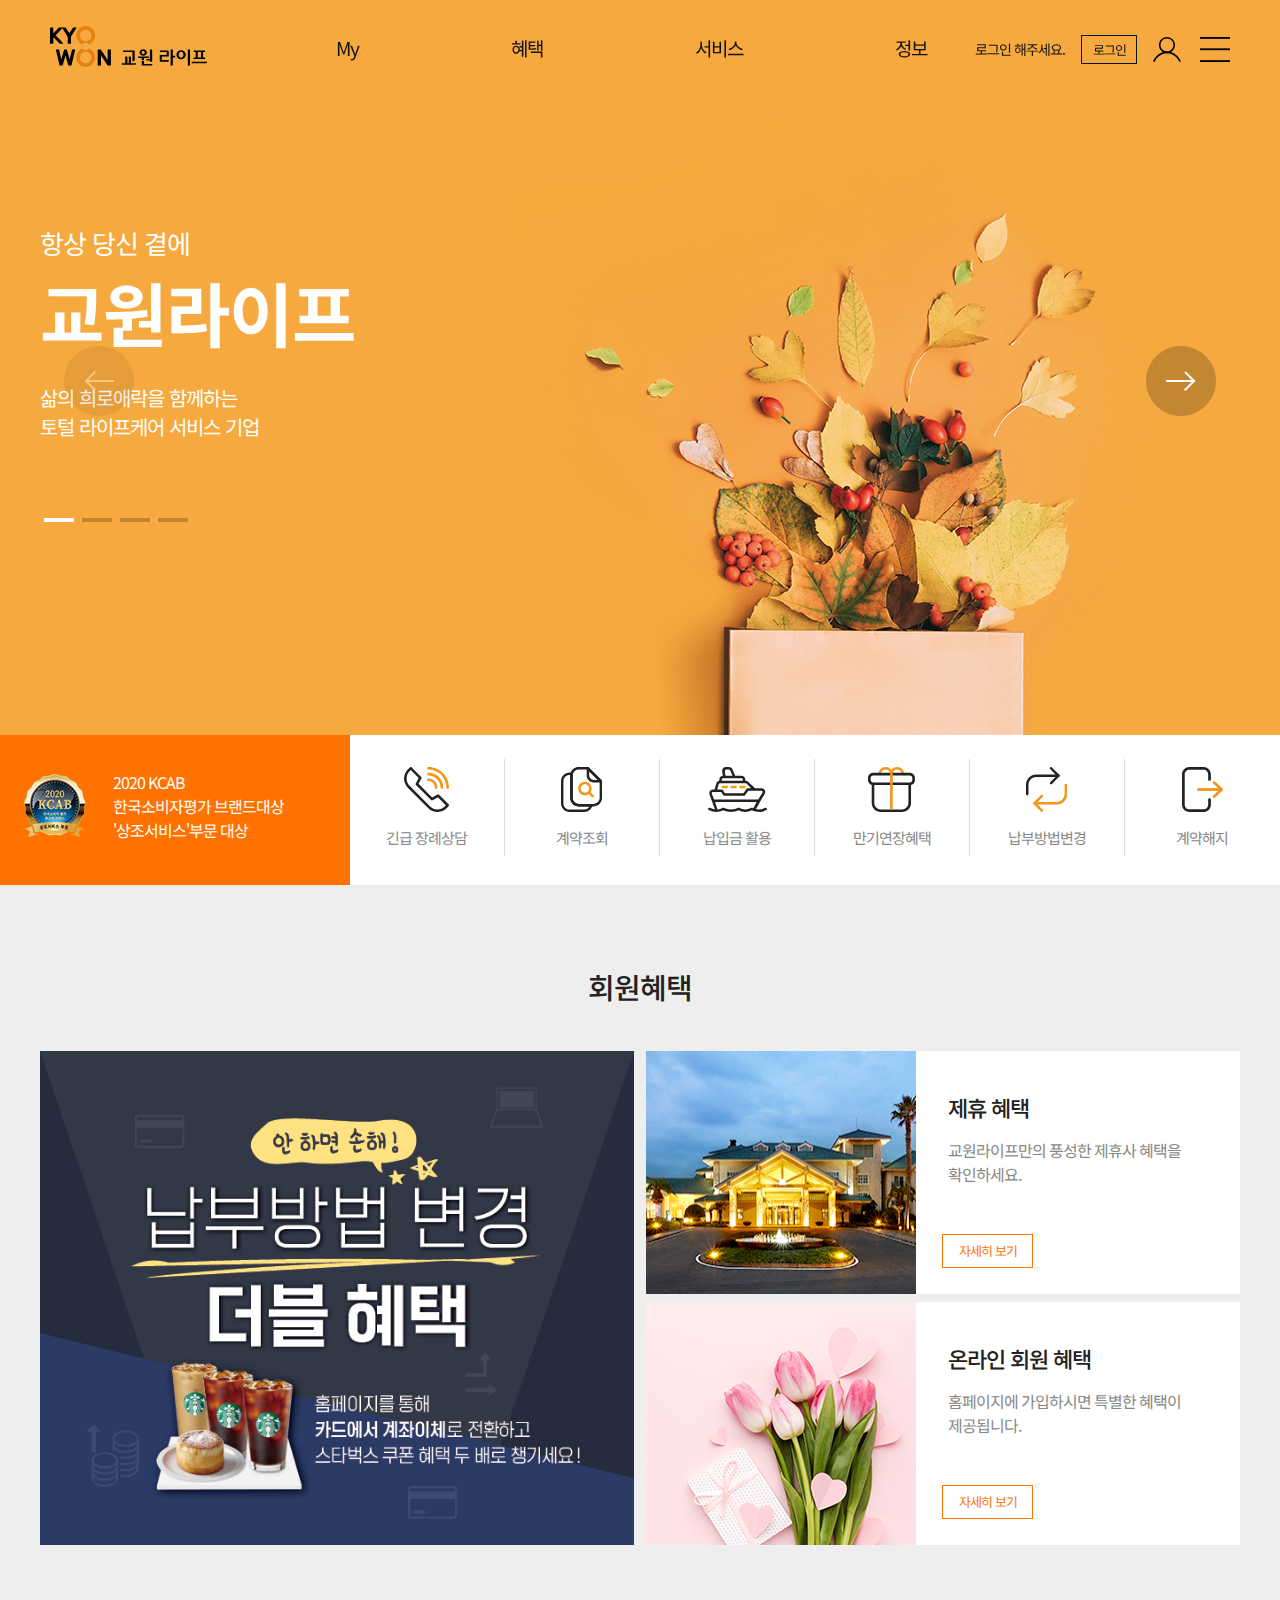
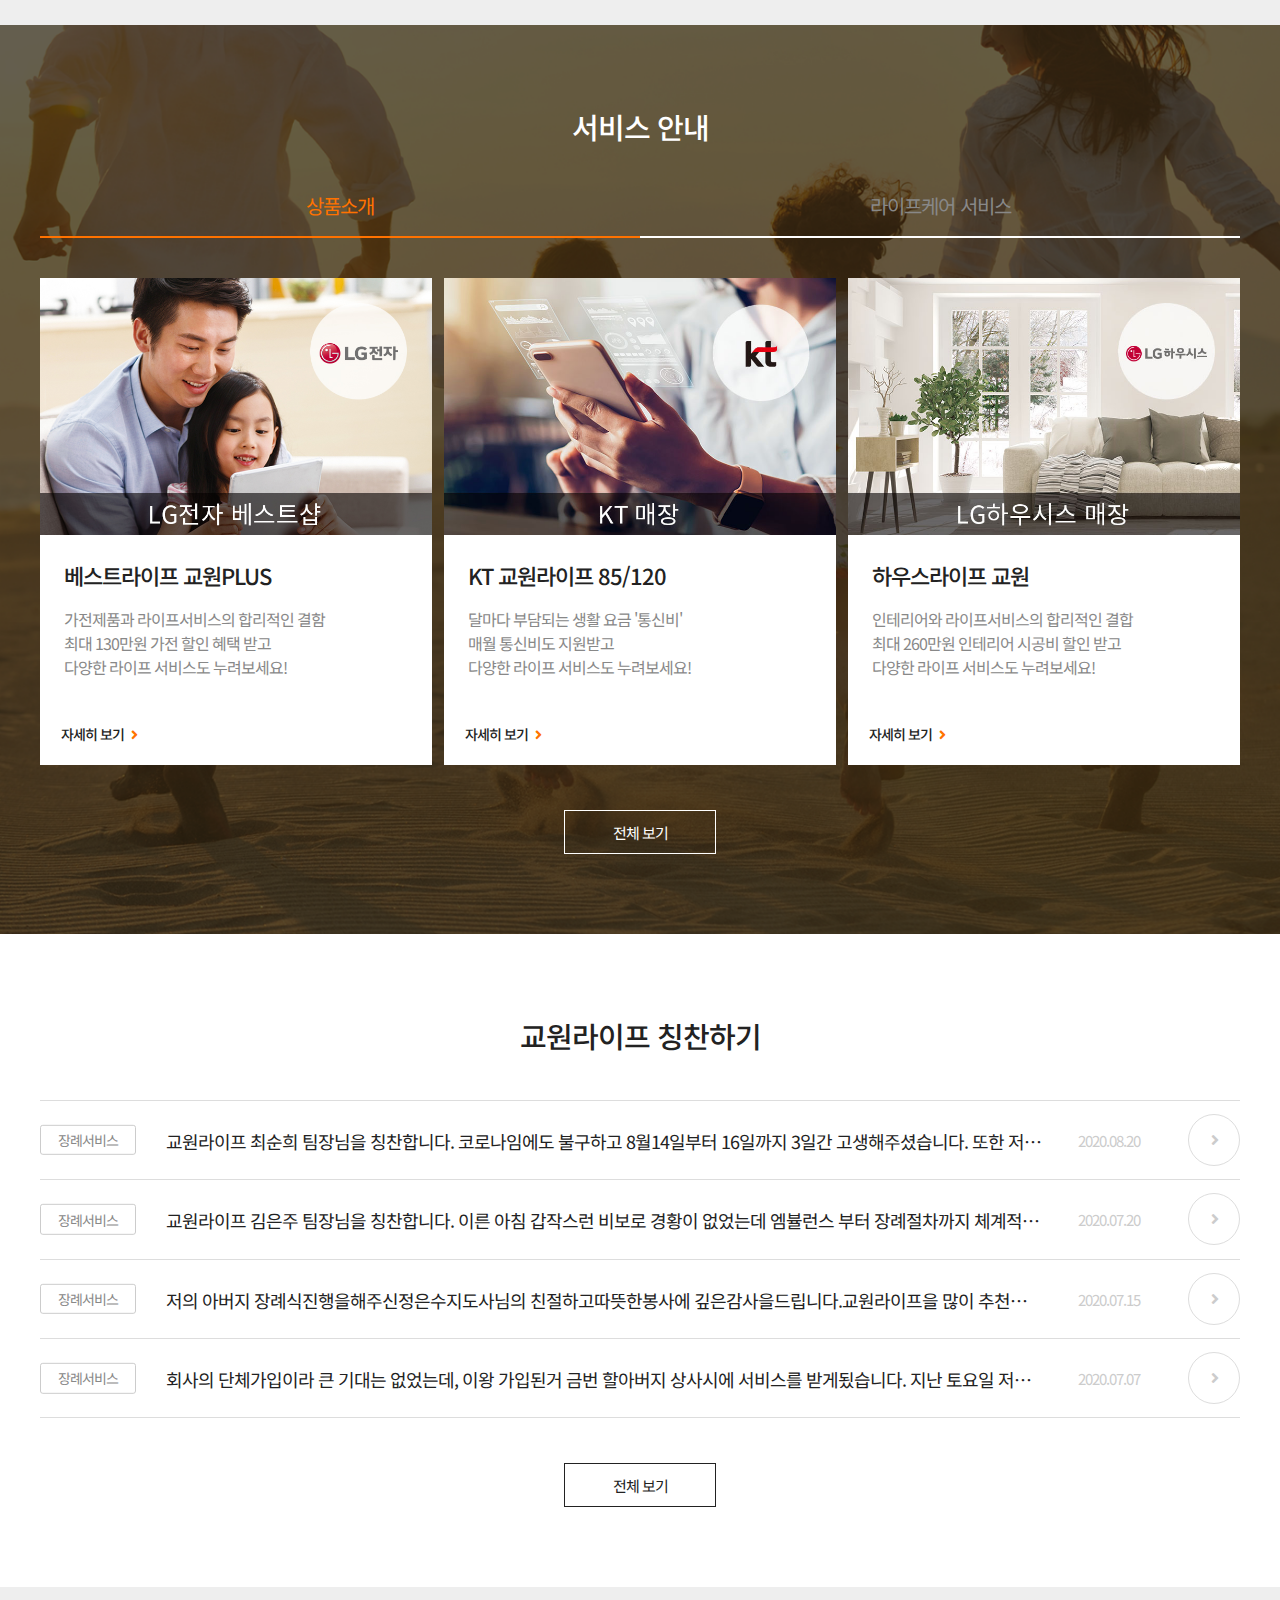
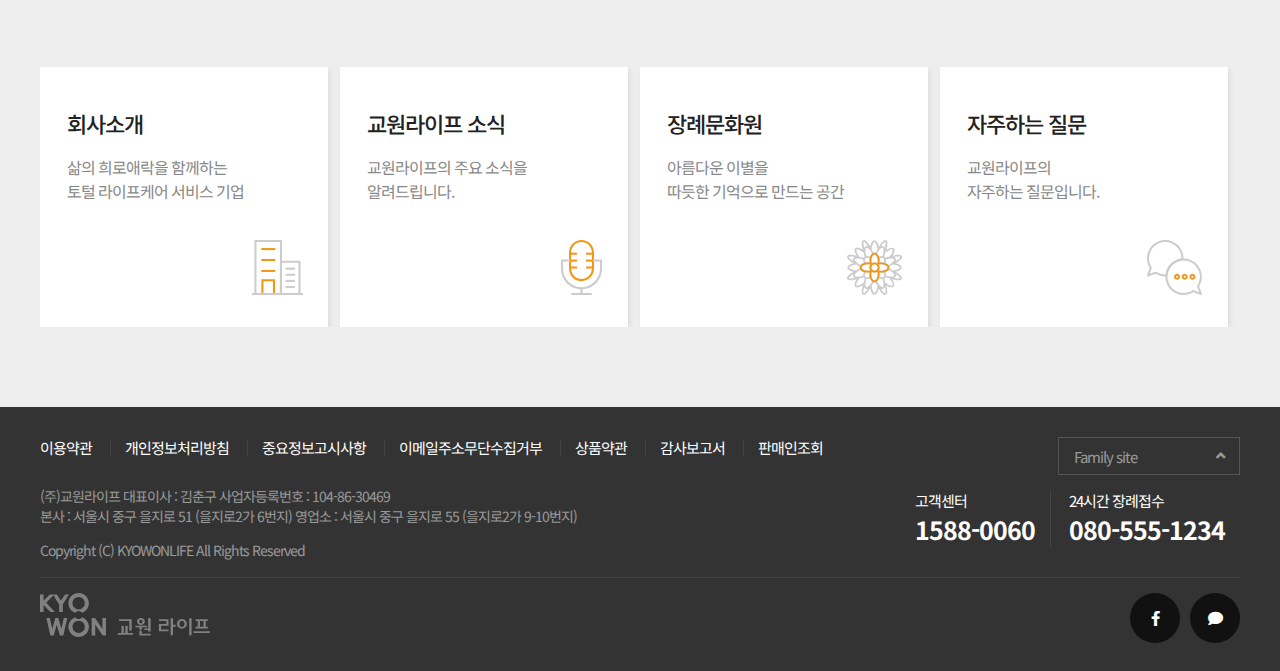
<file: index.html>
<!DOCTYPE html>
<html lang="ko">
<head>
	<meta charset="UTF-8">
	<meta name="viewport" content="width=device-width, initial-scale=1">
	<title>교원라이프</title>
	<link rel="stylesheet" href="css/reset.css" type="text/css">
	<link rel="stylesheet" href="package/css/swiper.min.css">
	<link rel="stylesheet" href="css/kyowon.css" type="text/css">
	<link rel="stylesheet" href="css/mobile.css" media="screen and (max-width: 640px)">
	
	<script src="js/jquery-3.4.1.min.js"></script>
	<script src="js/jquery-ui.min.js"></script>
	<script src="package/js/swiper.min.js"></script>
	<script src="js/script.js"></script>
</head>
<body>
<div id="wrap">
	<header id="main-header">
		<h1 class="logo">
			<a href="index.html"><img src="img/bi.svg" alt="교원라이프 로고"></a>
		</h1>
		<nav class="user-gnb cf">
			<div class="login-area">
				<span class="txt-login">로그인 해주세요.</span>
				<a href="joining.html" class="btn-login">로그인</a>
				<div class="top-menu">
					<a href="index.html"><img src="img/home.svg" alt="홈으로 가기"></a>
					<a href="javascript:;" class="btn-close"><img src="img/close.svg" alt="메뉴 닫기"></a>
				</div>
			</div>
			<div class="btn-menu">
				<a href="javascript:;"><img src="img/my.svg" alt="마이페이지"></a>
				<a href="javascript:;" class="menu-all"><img src="img/menu.svg" alt="메뉴"></a>
			</div>
		</nav>
		<nav class="gnb">
			<ul class="cf">
				<li>
					<a href="#submenu-my" class="submenu-title">My</a>
					<ul class="sub-menu" id="submenu-my">
						<li><a href="joining.html">계약조회</a></li>
						<li><a href="joining.html">납입금 활용</a></li>
						<li><a href="joining.html">변경 및 해지</a></li>
						<li><a href="joining.html">1:1문의</a></li>
						<li><a href="joining.html">회원정보 관리</a></li>
					</ul>
				</li>
				<li>
					<a href="#submenu-bene" class="submenu-title">혜택</a>
					<ul class="sub-menu" id="submenu-bene">
						<li><a href="event.html">이벤트</a></li>
						<li><a href="event.html">온라인 회원 혜택</a></li>
						<li><a href="event.html">제휴 혜택</a></li>
					</ul>
				</li>
				<li>
					<a href="#submenu-svc" class="submenu-title">서비스</a>
					<ul class="sub-menu" id="submenu-svc">
						<li><a href="product.html">상품 소개</a></li>
						<li><a href="product.html">라이프케어 서비스</a></li>
					</ul>
				</li>
				<li>
					<a href="#submenu-info" class="submenu-title">정보</a>
					<ul class="sub-menu" id="submenu-info">
						<li><a href="info.html">회사소개</a></li>
						<li><a href="info.html">교원라이프 소식</a></li>
						<li><a href="info.html">자주하는 질문</a></li>
						<li><a href="info.html">장례문화원</a></li>
						<li><a href="info.html">칭찬하기</a></li>
						<li><a href="info.html">서식함</a></li>
					</ul>
				</li>
			</ul>
		</nav>
	</header>
<!-- //header -->
	<section id="main-visual">
		<div class="swiper-container">
			<div class="btn-slide swiper-button-prev"><span class="blind">Previous</span></div>
			<div class="btn-slide swiper-button-next"><span class="blind">Next</span></div>
			<div class="swiper-wrapper">
				<div class="swiper-slide">
					<div class="inner">
						<span>항상 당신 곁에</span>
						<h2>교원라이프</h2>
						<p>삶의 희로애락을 함께하는<br>토털 라이프케어 서비스 기업</p>
					</div>
				</div>
				<div class="swiper-slide">
					<div class="inner">
						<span>2년 연속 ('19~'20)<br>동아일보 한국소비자평가 최고의 브랜드</span>
						<h2>상조서비스 부문 대상</h2>
						<p>유지 회원수 80만 돌파<br>자산총액 4,500억원 달성!</p>
					</div>
				</div>
				<div class="swiper-slide">
					<div class="inner">
						<span>매울 통신비를 지원받는</span>
						<h2>KT 교원라이프 85</h2>
						<p>통신비 지원 혜택 최대 170만원<br>전국 KT 매장에서 가입가능!</p>
					</div>
				</div>
				<div class="swiper-slide">
					<div class="inner">
						<span>다양한 라이프 스타일을 위한</span>
						<h2>맞춤형 라이프케어 서비스</h2>
						<p>크루즈, 웨딩, 교육, 장례 등<br>내가 원하는 맞춤 서비스를 누려보세요!</p>
					</div>
				</div>
			</div>
			<div class="swiper-pagination swiper-pagination-white"></div>
		</div>
				<!--<ul class="slide-bar cf">
					<li><a href="#"><span class="blind">1</span></a></li>
					<li><a href="#"><span class="blind">2</span></a></li>
					<li><a href="#"><span class="blind">3</span></a></li>
					<li><a href="#"><span class="blind">4</span></a></li>
				</ul>-->
			
	</section>
<!-- //main-visual	-->
	<div id="main-quick" class="cf">
		<div class="main-banner">
			<img src="img/main-banner.png" alt="브랜드대상 마크">
			<span>2020 KCAB<br>한국소비자평가 브랜드대상<br>'상조서비스'부문 대상</span>
		</div>
		<div class="quick-menu">
			<ul>
				<li><a href="javascript:;">긴급 장례상담</a></li>
				<li><a href="javascript:;">계약조회</a></li>
				<li><a href="javascript:;">납입금 활용</a></li>
				<li><a href="javascript:;">만기연장혜택</a></li>
				<li><a href="javascript:;">납부방법변경</a></li>
				<li><a href="javascript:;">계약해지</a></li>
			</ul>
		</div>
	</div>
<!-- //quick	-->
	<section id="main-benefit">
		<div class="inner cf">
			<h2>회원혜택</h2>
			<a href="javascript:;" class="bnf-banner">
				<img src="img/event-con-01.jpg" alt="납부방법 변경 더블 혜택">
			</a>
			<ul class="main-bnf-list">
				<li>
					<figure>
						<img src="img/img_main_bnf01.png" alt="resort">
					</figure>
					<div class="text-area">
						<h3>제휴 혜택</h3>
						<p>
							교원라이프만의 풍성한 제휴사 혜택을 확인하세요.
						</p>
						<a href="javascript:;" class="btn-more">자세히 보기</a>
					</div>
				</li>
				<li>
					<figure>
						<img src="img/img_main_bnf02.png" alt="flower">
					</figure>
					<div class="text-area">
						<h3>온라인 회원 혜택</h3>
						<p>
							홈페이지에 가입하시면 특별한 혜택이 제공됩니다.
						</p>
						<a href="javascript:;" class="btn-more">자세히 보기</a>
					</div>
				</li>
			</ul>
		</div>
	</section>
<!-- //main-benefit	-->
	<section id="main-service">
		<div class="inner">
			<h2>서비스 안내</h2>
			<div class="svc-list-tit cf">
				<a href="javascript:;" class="svc-info-tit on">상품소개</a>
				<a href="javascript:;" class="svc-life-tit">라이프케어 서비스</a>
			</div>
			
			<div class="svc-list">
				<!--<div class="swiper-button-prev"><span class="blind">Previous</span></div>
				<div class="swiper-button-next"><span class="blind">Next</span></div>-->
				<ul class="svc-info cf on">
					<li>
						<a href="javascript:;">
							<figure>
								<img src="img/lg-best.jpg" alt="LG전자 베스트샵">
							</figure>
							<div class="text-area">
								<h3>베스트라이프 교원PLUS</h3>
								<p>
									가전제품과 라이프서비스의 합리적인 결함<br>최대 130만원 가전 할인 혜택 받고<br>다양한 라이프 서비스도 누려보세요!
								</p>
								<span class="btn-more">자세히 보기</span>
							</div>
						</a>
					</li>
					<li>
						<a href="javascript:;">
							<figure>
								<img src="img/kt.jpg" alt="KT 매장">
							</figure>
							<div class="text-area">
								<h3>KT 교원라이프 85/120</h3>
								<p>
									달마다 부담되는 생활 요금 '통신비'<br>매월 통신비도 지원받고<br>다양한 라이프 서비스도 누려보세요!
								</p>
								<span class="btn-more">자세히 보기</span>
							</div>
						</a>
					</li>
					<li>
						<a href="javascript:;">
							<figure>
								<img src="img/lg-houses.jpg" alt="LG하우시스 매장">
							</figure>
							<div class="text-area">
								<h3>하우스라이프 교원</h3>
								<p>
									인테리어와 라이프서비스의 합리적인 결합<br>최대 260만원 인테리어 시공비 할인 받고<br>다양한 라이프 서비스도 누려보세요!
								</p>
								<span class="btn-more">자세히 보기</span>
							</div>
						</a>
					</li>
					<!--<li>
						<a href="javascript:;">
							<figure>
								<img src="img/online-join.jpg" alt="온라인 가입">
							</figure>
							<div class="text-area">
								<h3>교원라이프 399</h3>
								<p>
									장례전문 인력이 예법 주관에서<br>각종 행정업무까지<br>3일간 고객님께 집중, 케어해 드립니다.
								</p>
								<span class="btn-more">자세히 보기</span>
							</div>
						</a>
					</li>-->
				</ul>
				<ul class="svc-life cf">
					<li>
						<a href="javascript:;">
							<figure>
								<img src="img/cruze.png" alt="교원라이프 크루즈전환 서비스">
							</figure>
							<div class="text-area">
								<h3>동남아 3개국 크루즈</h3>
								<p>
									당신이 꿈꾸던 최고급 선상 여행!<br>한국인 전문 가이드와 함께 기항지 관관과 호화<br>여객선에서의 달콤한 시간을 누려보세요.
								</p>
								<span class="btn-more">자세히 보기</span>
							</div>
						</a>
					</li>
					<li>
						<a href="javascript:;">
							<figure>
								<img src="img/wedding.png" alt="웨딩 서비스">
							</figure>
							<div class="text-area">
								<h3>웨딩</h3>
								<p>
									전문 웨딩 플래너가 예식장 섭외, 스튜디오, 드레스,<br>메이크업 등 결혼의 모든 것을 완벽하게<br>준비해드립니다.
								</p>
								<span class="btn-more">자세히 보기</span>
							</div>
						</a>
					</li>
					<li>
						<a href="javascript:;">
							<figure>
								<img src="img/funeral.png" alt="장례 서비스">
							</figure>
							<div class="text-area">
								<h3>장례</h3>
								<p>
									소중한 분과의 마지막 시간을 위한 배려<br>교원라이프의 장례서비스가 드리고자 하는 가치입니다.<br>교원라이프는 고품격 장례서비스의 새로운 기준을<br>만들어 가겠습니다.
								</p>
								<span class="btn-more">자세히 보기</span>
							</div>
						</a>
					</li>
					<!--<li class="swiper-slide">
						<a href="javascript:;">
							<figure>
								<img src="img/cemeteryPark.png" alt="무궁화공원묘원 전경">
							</figure>
							<div class="text-area">
								<h3>무궁화공원묘원 (양평)</h3>
								<p>
									아름다운 자연으로 둘러싸인 천혜의 명당에서<br>전문업체의 품격있는 관리로 최고의 만족을 드립니다.
								</p>
								<span class="btn-more">자세히 보기</span>
							</div>
						</a>
					</li>
					<li class="swiper-slide">
						<a href="javascript:;">
							<figure>
								<img src="img/bundang.jpg" alt="봉안당 홈 전경">
							</figure>
							<div class="text-area">
								<h3>봉안당 홈 (분당)</h3>
								<p>
									아름다운 자연으로 둘러싸인 천혜의 명당에서<br>전문업체의 품격있는 관리로 최고의 만족을 드립니다.
								</p>
								<span class="btn-more">자세히 보기</span>
							</div>
						</a>
					</li>-->
				</ul>
			</div>
			<a href="javascript:;" class="btn-all">전체 보기</a>
		</div>
	</section>
<!-- //main-service	-->
	<section id="main-praise">
		<div class="inner">
			<h2>교원라이프 칭찬하기</h2>
			<ul class="main-praise-list">
				<li>
					<a href="javascript:;">
						<span class="category">장례서비스</span>
						<p class="txt">
							교원라이프 최순희 팀장님을 칭찬합니다. 코로나임에도 불구하고 8월14일부터 16일까지 3일간 고생해주셨습니다. 또한 저희 가족처럼 위로해주시고, 좋은 조언과 말씀을 해주시느라 애쓰셨습니다. 많은 이야기를 주고 받으며 자신의 일처럼 생각해주시고, 저희 가족을 생각해주시느라 애쓰셨습니다. 먼 훗날 미래까지도 조언을 아끼시지 않았습니다. 그로 인하여 마음을 잡지 못하였던 저희 가족의 정신력을 강화시켜주셨고, 마음을 어루어만져 주셨습니다. 3일내내 체력적으로도 피곤하셨을텐데 고생많으셨습니다. 서툴렀던 저희 가족에게 큰 힘이 되어주시고, 짐을 덜어주실 뿐만 아니라 좋은 조언과 말씀을 해주셔서 감사했습니다. 앞으로의 미래에 행복하신 일만 가득하셨으면 좋겠고, 평온하셨으면 좋겠습니다. 또한 댁의 자녀님들도 좋은 결과와 행복만 가득하시길 바라겠습니다. 진심으로 감사드립니다.
						</p>
						<time datetime="2020-08-20">2020.08.20</time>
					</a>
				</li>
				<li>
					<a href="javascript:;">
						<span class="category">장례서비스</span>
						<p class="txt">
							교원라이프 김은주 팀장님을 칭찬합니다. 이른 아침 갑작스런 비보로 경황이 없었는데 엠뷸런스 부터 장례절차까지 체계적인 서비스를 받을 수 있었습니다. 종교적인 부분까지 세심하게 챙겨서 진행해주셔서 더할 나위없이 편안한 장례를 치를 수 있었습니다. 어머님 예쁘게 잘 모셔주시고 가시는 길 잘 인도해주신 것 같아서 다시 한번 이자리를 빌어 감사의 말씀 전합니다.
						</p>
						<time datetime="2020-07-20">2020.07.20</time>
					</a>
				</li>
				<li>
					<a href="javascript:;">
						<span class="category">장례서비스</span>
						<p class="txt">
							저의 아버지 장례식진행을해주신정은수지도사님의 친절하고따뜻한봉사에 깊은감사을드립니다.교원라이프을 많이 추천해드리게습니다
						</p>
						<time datetime="2020-07-15">2020.07.15</time>
					</a>
				</li>
				<li>
					<a href="javascript:;">
						<span class="category">장례서비스</span>
						<p class="txt">
							회사의 단체가입이라 큰 기대는 없었는데, 이왕 가입된거 금번 할아버지 상사시에 서비스를 받게됬습니다. 지난 토요일 저녁즘 젊은?분이 장례지도사라며 명함을 주시는데 전문성이 있을까 의심도 했으나, 장례절차에 대한 자세한 설명은 물론 유가족들의 아픈마음을 진심으로 잘 이해해주는 것을 느낄 수 있었습니다. 입관뿐만 아니라 장지에서도 우리 가족의 일원같이 능동적으로 잘 처리해 주시고, 무수히 많은 요구와 상담 시에도 더운 날씨에 짜증한번 한내고 최선을 다해 도와 주시는것에 감동 받았읍니다.
						</p>
						<time datetime="2020-07-07">2020.07.07</time>
					</a>
				</li>
			</ul>
			<a href="javascript:;" class="btn-all">전체 보기</a>
		</div>
	</section>
<!-- //main-praise	-->
	<section id="main-info">
		<div class="inner">
			<h2 class="blind">교원라이프 정보</h2>
			<ul class="cf">
				<li class="text-area">
					<a href="javascript:;">
						<h3>회사소개</h3>
						<p>
							삶의 희로애락을 함께하는<br>토털 라이프케어 서비스 기업
						</p>
					</a>
				</li>
				<li class="text-area">
					<a href="javascript:;">
						<h3>교원라이프 소식</h3>
						<p>
							교원라이프의 주요 소식을<br>알려드립니다.
						</p>
					</a>
				</li>
				<li class="text-area">
					<a href="javascript:;">
						<h3>장례문화원</h3>
						<p>
							아름다운 이별을<br>따듯한 기억으로 만드는 공간
						</p>
					</a>
				</li>
				<li class="text-area">
					<a href="javascript:;">
						<h3>자주하는 질문</h3>
						<p>
							교원라이프의<br>자주하는 질문입니다.
						</p>
					</a>
				</li>
			</ul>
		</div>
	</section>
<!-- //main-info	-->
	<footer>
		<div class="inner">
			<div class="foot-group cf">
			<div class="foot-some">
					<div class="fam-site">
						<a href="javascript:;" class="fam-site-tit">Family site</a>
						<ul class="fam-site-list">
							<li class="fam-site-cat">교원 패밀리 사이트</li>
							<li><a href="javascript:;">교원그룹</a></li>
							<li class="fam-site-cat">교육문화</li>
							<li><a href="javascript:;">구몬학습</a></li>
							<li><a href="javascript:;">교원에듀</a></li>
							<li><a href="javascript:;">프리샘</a></li>
							<li><a href="javascript:;">빨간펜 수학의 달인</a></li>
							<li><a href="javascript:;">신난다 체험스쿨</a></li>
							<li><a href="javascript:;">위즈아일랜드</a></li>
							<li><a href="javascript:;">더퍼스트</a></li>
							<li><a href="javascript:;">교원크리에이티브</a></li>
							<li class="fam-site-cat">생활문화</li>
							<li><a href="javascript:;">교원웰스</a></li>
							<li><a href="javascript:;">교원더오름</a></li>
							<li><a href="javascript:;">K멤버스</a></li>
							<li><a href="javascript:;">마켓85</a></li>
							<li class="fam-site-cat">호텔레저</li>
							<li><a href="javascript:;">교원여행</a></li>
							<li><a href="javascript:;">스위트호텔</a></li>
							<li><a href="javascript:;">교원연수원</a></li>
							<li><a href="javascript:;">드림센터 경주</a></li>
						</ul>
					</div>
					<div class="tel-area">
						<p class="tel-center">
							<span>고객센터</span>
							<a href="tel:1588-0060">1588-0060</a>
						</p>
						<p class="tel-reserve">
							<span><em>24시간</em> 장례접수</span>
							<a href="tel:080-555-1234">080-555-1234</a>
						</p>
					</div>
				</div>
				<div class="foot-info">
					<nav class="fnb">
						<a href="javascript:;">이용약관</a>
						<a href="javascript:;">개인정보처리방침</a>
						<a href="javascript:;">중요정보고시사항</a>
						<a href="javascript:;">이메일주소무단수집거부</a>
						<a href="javascript:;">상품약관</a>
						<a href="javascript:;">감사보고서</a>
						<a href="javascript:;">판매인조회</a>
					</nav>
					<div class="foot-text">
						<p>
							<span class="footer-resize">(주)교원라이프 대표이사 : 김춘구</span>
							사업자등록번호 : 104-86-30469
						</p>
						<address>
							본사 : 서울시 중구 을지로 51 (을지로2가 6번지)
							<span class="footer-resize">영업소 : 서울시 중구 을지로 55 (을지로2가 9-10번지)</span>
						</address>
						<copyright>Copyright (C) KYOWONLIFE All Rights Reserved</copyright>
					</div>
				</div>
				
			</div>
			<div class="sns-area">
				<img src="img/bi_footer.svg" alt="교원라이프 회색로고">
				<div class="sns">
					<a href="javascript:;"><i class="fab fa-facebook-f"><span class="blind">페이스북</span></i></a>
					<a href="javascript:;"><i class="fas fa-comment"><span class="blind">카카오톡</span></i></a>
				</div>
			</div>
			<div class="btn-fix">
				<a href="#" class="go-top"><span class="blind">맨위로가기</span></a>
				<a href="index.html" class="go-home"><span class="blind">홈으로가기</span></a>
			</div>
		</div>
	</footer>
</div>
</body>
</html>
</file>
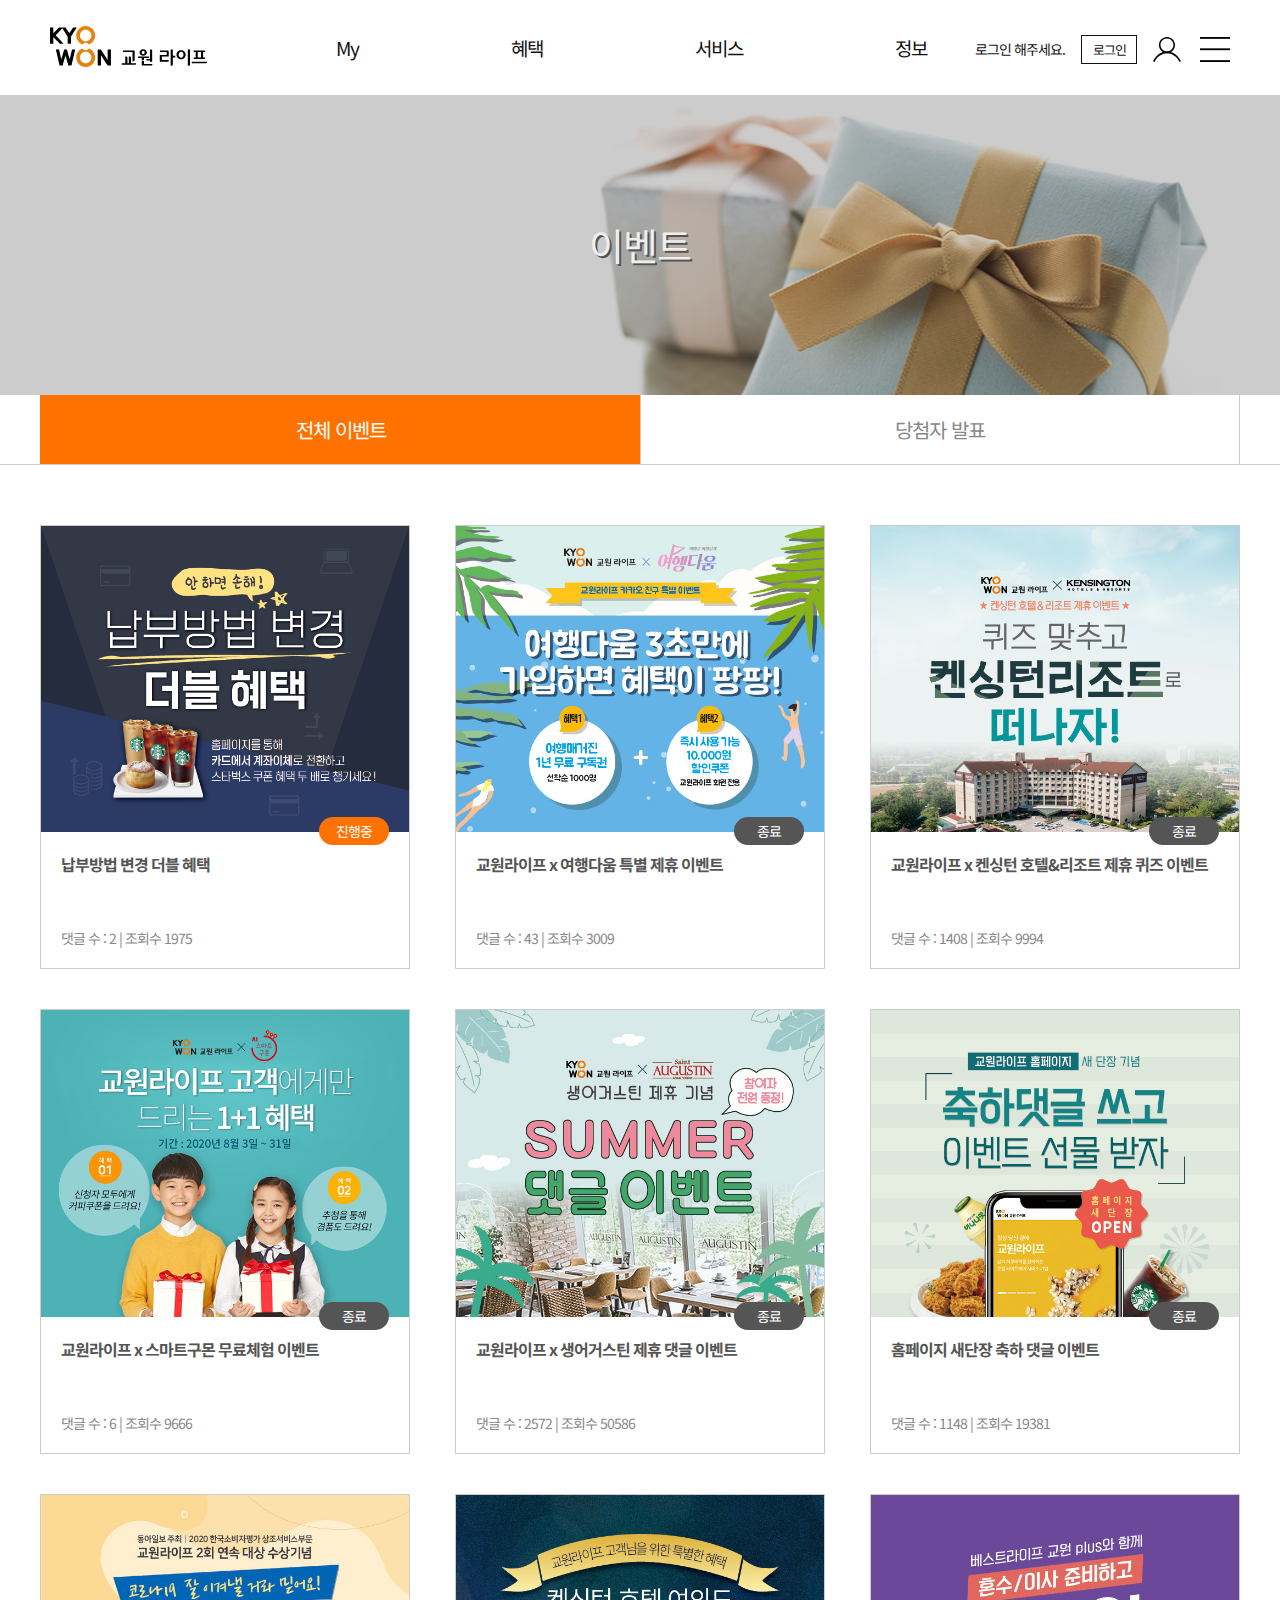
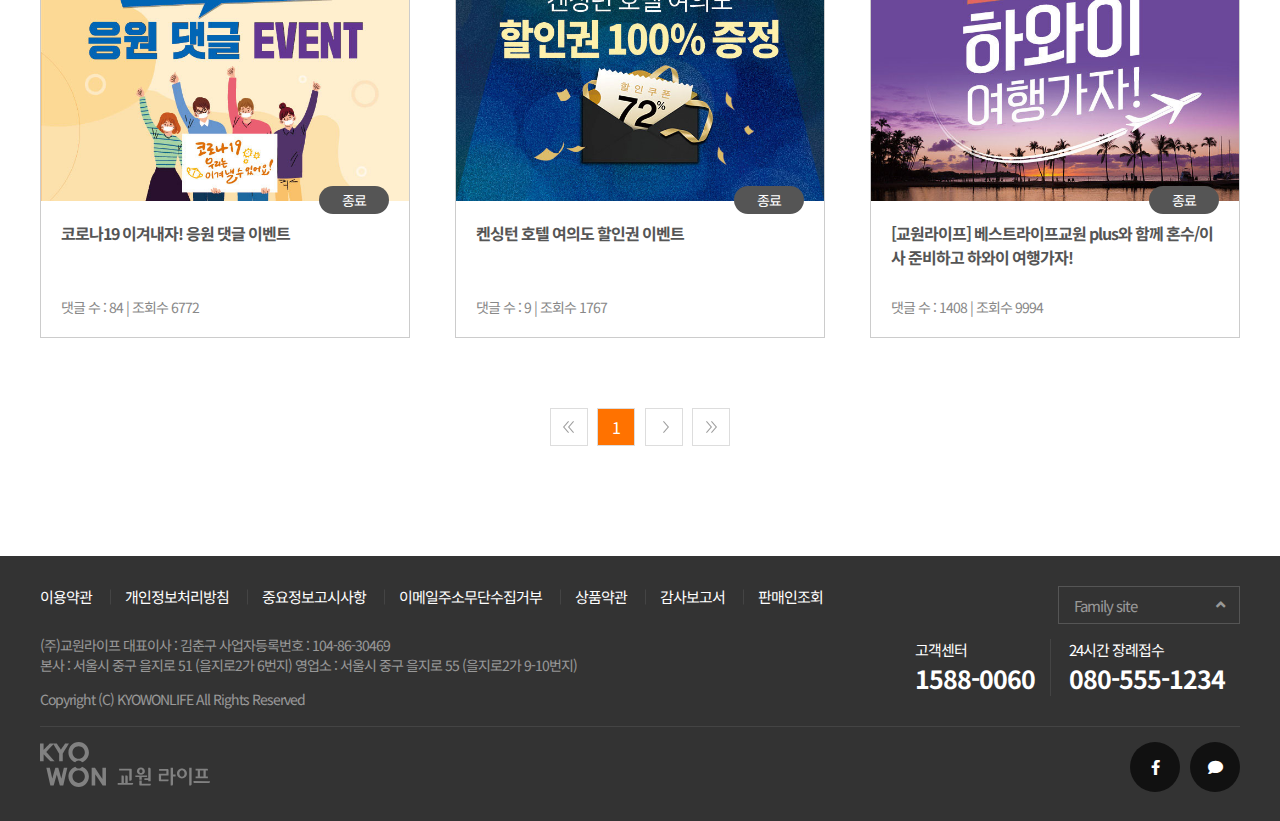
<file: event.html>
<!DOCTYPE html>
<html lang="ko">
<head>
	<meta charset="UTF-8">
	<meta name="viewport" content="width=device-width, initial-scale=1">
	<title>교원라이프 : EVENT</title>
	<link rel="stylesheet" href="css/reset.css" type="text/css">
	<link rel="stylesheet" href="package/css/swiper.min.css">
	<link rel="stylesheet" href="css/kyowon.css" type="text/css">
	<link rel="stylesheet" href="css/mobile.css" media="screen and (max-width: 640px)">
	<link rel="stylesheet" href="css/sub.css" type="text/css">
	<link rel="stylesheet" href="css/mobile-sub.css" media="screen and (max-width: 640px)">
	
	<script src="js/jquery-3.4.1.min.js"></script>
	<script src="js/jquery-ui.min.js"></script>
	<script src="package/js/swiper.min.js"></script>
	<script src="js/script.js"></script>
	<script src="js/script-sub.js"></script>
</head>
<body>
<div id="wrap">
	<header id="main-header">
		<h1 class="logo">
			<a href="index.html"><img src="img/bi.svg" alt="교원라이프 로고"></a>
		</h1>
		<nav class="user-gnb cf">
			<div class="login-area">
				<span class="txt-login">로그인 해주세요.</span>
				<a href="joining.html" class="btn-login">로그인</a>
				<div class="top-menu">
					<a href="index.html"><img src="img/home.svg" alt="홈으로 가기"></a>
					<a href="javascript:;" class="btn-close"><img src="img/close.svg" alt="메뉴 닫기"></a>
				</div>
			</div>
			<div class="btn-menu">
				<a href="javascript:;"><img src="img/my.svg" alt="마이페이지"></a>
				<a href="javascript:;" class="menu-all"><img src="img/menu.svg" alt="메뉴"></a>
			</div>
		</nav>
		<nav class="gnb">
			<ul class="cf">
				<li>
					<a href="#submenu-my" class="submenu-title">My</a>
					<ul class="sub-menu" id="submenu-my">
						<li><a href="joining.html">계약조회</a></li>
						<li><a href="joining.html">납입금 활용</a></li>
						<li><a href="joining.html">변경 및 해지</a></li>
						<li><a href="joining.html">1:1문의</a></li>
						<li><a href="joining.html">회원정보 관리</a></li>
					</ul>
				</li>
				<li>
					<a href="#submenu-bene" class="submenu-title">혜택</a>
					<ul class="sub-menu" id="submenu-bene">
						<li><a href="event.html">이벤트</a></li>
						<li><a href="event.html">온라인 회원 혜택</a></li>
						<li><a href="event.html">제휴 혜택</a></li>
					</ul>
				</li>
				<li>
					<a href="#submenu-svc" class="submenu-title">서비스</a>
					<ul class="sub-menu" id="submenu-svc">
						<li><a href="product.html">상품 소개</a></li>
						<li><a href="product.html">라이프케어 서비스</a></li>
					</ul>
				</li>
				<li>
					<a href="#submenu-info" class="submenu-title">정보</a>
					<ul class="sub-menu" id="submenu-info">
						<li><a href="info.html">회사소개</a></li>
						<li><a href="info.html">교원라이프 소식</a></li>
						<li><a href="info.html">자주하는 질문</a></li>
						<li><a href="info.html">장례문화원</a></li>
						<li><a href="info.html">칭찬하기</a></li>
						<li><a href="info.html">서식함</a></li>
					</ul>
				</li>
			</ul>
		</nav>
	</header>
<!-- //header -->
	<div class="container">
		<div id="evt-visual" class="sub-visual">
			<h2>이벤트</h2>
		</div>
		<!-- //evt-visual	-->
		<div class="evt-group contents">
			<div class="tab-title">
				<div class="inner cf">
					<a href="#evt-all" class="on">전체 이벤트</a>
					<a href="#evt-winner">당첨자 발표</a>
				</div>
			</div>
			<div id="evt-all" class="inner-contents on">
				<div class="inner">
					<ul class="cf">
						<li>
							<a href="javascript:;">
								<img src="img/event-con-01.jpg" alt="납부방법 변경 더블 혜택">
								<p>
									<strong>납부방법 변경 더블 혜택</strong>
									<span>댓글 수 : <i class="Count">2</i> | 조회수 <i class="Count">1975</i></span>
									<em class="event-ing">진행중</em>
								</p>
							</a>
						</li>
						<li>
							<a href="javascript:;">
								<img src="img/event-con-02.jpg" alt="여행다움 3초만에 가입하면 혜택이 팡팡!">
								<p>
									<strong>교원라이프 x 여행다움 특별 제휴 이벤트</strong>
									<span>댓글 수 : <i class="Count">43</i> | 조회수 <i class="Count">3009</i></span>
									<em>종료</em>
								</p>
							</a>
						</li>
						<li>
							<a href="javascript:;">
								<img src="img/event-con-03.jpg" alt="퀴즈 맞추고 켄싱턴리조트로 떠나자!">
								<p>
									<strong>교원라이프 x 켄싱턴 호텔&amp;리조트 제휴 퀴즈 이벤트</strong>
									<span>댓글 수 : <i class="Count">1408</i> | 조회수 <i class="Count">9994</i></span>
									<em>종료</em>
								</p>
							</a>
						</li>
						<li>
							<a href="javascript:;">
								<img src="img/event-con-04.png" alt="교원라이프 고객에게만 드리는 1+1 혜택">
								<p>
									<strong>교원라이프 x 스마트구몬 무료체험 이벤트</strong>
									<span>댓글 수 : <i class="Count">6</i> | 조회수 <i class="Count">9666</i></span>
									<em>종료</em>
								</p>
							</a>
						</li>
						<li>
							<a href="javascript:;">
								<img src="img/event-con-05.jpg" alt="썸머 댓글이벤트">
								<p>
									<strong>교원라이프 x 생어거스틴 제휴 댓글 이벤트</strong>
									<span>댓글 수 : <i class="Count">2572</i> | 조회수 <i class="Count">50586</i></span>
									<em>종료</em>
								</p>
							</a>
						</li>
						<li>
							<a href="javascript:;">
								<img src="img/event-con-06.jpg" alt="축하댓글 쓰고 이벤트 선불 받자">
								<p>
									<strong>홈페이지 새단장 축하 댓글 이벤트</strong>
									<span>댓글 수 : <i class="Count">1148</i> | 조회수 <i class="Count">19381</i></span>
									<em>종료</em>
								</p>
							</a>
						</li>
						<li>
							<a href="javascript:;">
								<img src="img/event-con-07.jpg" alt="응원 댓글 이벤트">
								<p>
									<strong>코로나19 이겨내자! 응원 댓글 이벤트</strong>
									<span>댓글 수 : <i class="Count">84</i> | 조회수 <i class="Count">6772</i></span>
									<em>종료</em>
								</p>
							</a>
						</li>
						<li>
							<a href="javascript:;">
								<img src="img/event-con-08.jpg" alt="할인권 100% 증정">
								<p>
									<strong>켄싱턴 호텔 여의도 할인권 이벤트</strong>
									<span>댓글 수 : <i class="Count">9</i> | 조회수 <i class="Count">1767</i></span>
									<em>종료</em>
								</p>
							</a>
						</li>
						<li>
							<a href="javascript:;">
								<img src="img/event-con-09.jpg" alt="혼수/이사 준비하고 하와이 여행가자!">
								<p>
									<strong>[교원라이프] 베스트라이프교원 plus와 함께 혼수/이사 준비하고 하와이 여행가자!</strong>
									<span>댓글 수 : <i class="Count">1408</i> | 조회수 <i class="Count">9994</i></span>
									<em>종료</em>
								</p>
							</a>
						</li>
					</ul>
					<div class="tab-pagination">
						<a href="javascript:;" class="btn-firstP"><span class="blind">맨앞으로 가기</span></a>
						<a href="javascript:;" class="btn-nowP">1</a>
						<a href="javascript:;" class="btn-nextP"><span class="blind">다음 페이지로 가기</span></a>
						<a href="javascript:;" class="btn-lastP"><span class="blind">맨뒤로 가기</span></a>
					</div>
				</div>
			</div>
			<div id="evt-winner" class="inner-contents">
				<div class="inner">
					<div class="con-search">
						<form>
							<fieldset>
								<legend class="blind">글목록 검색</legend>
								<select name="column" id="search-column">
									<option>제목+내용</option>
									<option value="title">제목</option>
									<option value="description">내용</option>
								</select>
								<input type="search" name="winner-search" id="w-srch"><label for="w-srch" class="blind">검색</label>
								<button type="button"></button>
							</fieldset>
						</form>
						<ul class="winner-list">
							<li>
								<span class="win-num">번호</span>
								<span class="win-title">제목</span>
								<span class="win-date">등록일</span>
								<span class="win-view">조회수</span>	
							</li>
							<li>
								<span class="win-num">8</span>
								<a href="javascript:;" class="win-title">[당첨자발표] 교원라이프 x 켄싱턴 호텔&amp;리조트 제휴 퀴즈 이벤트 당첨자 발표</a>
								<time class="win-date" datetime="2020-09-04">2020-09-04</time>
								<span class="win-view">1993</span>
							</li>
							<li>
								<span class="win-num">7</span>
								<a href="javascript:;" class="win-title">[당첨자발표] [교원라이프] 생어거스틴 제휴 댓글 이벤트 당첨자 발표</a>
								<time class="win-date" datetime="2020-08-05">2020-08-05</time>
								<span class="win-view">3701</span>
							</li>
							<li>
								<span class="win-num">6</span>
								<a href="javascript:;" class="win-title">[당첨자발표] [교원라이프] 홈페이지 새단장 축하 댓글 이벤트 당첨자 발표</a>
								<time class="win-date" datetime="2020-07-03">2020-07-03</time>
								<span class="win-view">3038</span>
							</li>
							<li>
								<span class="win-num">5</span>
								<a href="javascript:;" class="win-title">[당첨자발표] [교원라이프] 베스트라이프교원 plus와 함께 혼수/이사 준비하고 하와이 여행가자! 당첨자발표</a>
								<time class="win-date" datetime="2019-12-31">2019-12-31</time>
								<span class="win-view">1010</span>
							</li>
							<li>
								<span class="win-num">4</span>
								<a href="javascript:;" class="win-title">[당첨자발표] [교원라이프] 베스트라이프 교원 가입하고 크루즈 여행가자!! 당첨자 발표</a>
								<time class="win-date" datetime="2019-09-30">2019-09-30</time>
								<span class="win-view">1226</span>
							</li>
							<li>
								<span class="win-num">3</span>
								<a href="javascript:;" class="win-title">[당첨자발표] [교원라이프] 2019 KCAB 수상기념 전환서비스 선호도조사 이벤트 당첨자 발표</a>
								<time class="win-date" datetime="2019-03-07">2019-03-07</time>
								<span class="win-view">2708</span>
							</li>
							<li>
								<span class="win-num">2</span>
								<a href="javascript:;" class="win-title">[당첨자발표] [교원라이프] 리마인드 웨딩이벤트 당첨자 발표!</a>
								<time class="win-date" datetime="2019-02-13">2019-02-13</time>
								<span class="win-view">3503</span>
							</li>
							<li>
								<span class="win-num">1</span>
								<a href="javascript:;" class="win-title">[당첨자발표] [교원라이프] 베스트라이프 교원 신규 고객 대상 경품 프로모션 당첨자 공지</a>
								<time class="win-date" datetime="2018-07-27">2018-07-27</time>
								<span class="win-view">4180</span>
							</li>
						</ul>
					</div>
					<div class="tab-pagination">
						<a href="javascript:;" class="btn-firstP"><span class="blind">맨앞으로 가기</span></a>
						<a href="javascript:;" class="btn-nowP">1</a>
						<a href="javascript:;" class="btn-nextP"><span class="blind">다음 페이지로 가기</span></a>
						<a href="javascript:;" class="btn-lastP"><span class="blind">맨뒤로 가기</span></a>
					</div>
				</div>
			</div>
		</div>
		<!-- //evt-group	-->
	</div>
	<footer>
		<div class="inner">
			<div class="foot-group cf">
				<div class="foot-some">
					<div class="fam-site">
						<a href="javascript:;" class="fam-site-tit">Family site</a>
						<ul class="fam-site-list">
							<li class="fam-site-cat">교원 패밀리 사이트</li>
							<li><a href="javascript:;">교원그룹</a></li>
							<li class="fam-site-cat">교육문화</li>
							<li><a href="javascript:;">구몬학습</a></li>
							<li><a href="javascript:;">교원에듀</a></li>
							<li><a href="javascript:;">프리샘</a></li>
							<li><a href="javascript:;">빨간펜 수학의 달인</a></li>
							<li><a href="javascript:;">신난다 체험스쿨</a></li>
							<li><a href="javascript:;">위즈아일랜드</a></li>
							<li><a href="javascript:;">더퍼스트</a></li>
							<li><a href="javascript:;">교원크리에이티브</a></li>
							<li class="fam-site-cat">생활문화</li>
							<li><a href="javascript:;">교원웰스</a></li>
							<li><a href="javascript:;">교원더오름</a></li>
							<li><a href="javascript:;">K멤버스</a></li>
							<li><a href="javascript:;">마켓85</a></li>
							<li class="fam-site-cat">호텔레저</li>
							<li><a href="javascript:;">교원여행</a></li>
							<li><a href="javascript:;">스위트호텔</a></li>
							<li><a href="javascript:;">교원연수원</a></li>
							<li><a href="javascript:;">드림센터 경주</a></li>
						</ul>
					</div>
					<div class="tel-area">
						<p class="tel-center">
							<span>고객센터</span>
							<a href="tel:1588-0060">1588-0060</a>
						</p>
						<p class="tel-reserve">
							<span><em>24시간</em> 장례접수</span>
							<a href="tel:080-555-1234">080-555-1234</a>
						</p>
					</div>
				</div>
				<div class="foot-info">
					<nav class="fnb">
						<a href="javascript:;">이용약관</a>
						<a href="javascript:;">개인정보처리방침</a>
						<a href="javascript:;">중요정보고시사항</a>
						<a href="javascript:;">이메일주소무단수집거부</a>
						<a href="javascript:;">상품약관</a>
						<a href="javascript:;">감사보고서</a>
						<a href="javascript:;">판매인조회</a>
					</nav>
					<div class="foot-text">
						<p>
							<span class="footer-resize">(주)교원라이프 대표이사 : 김춘구</span>
							사업자등록번호 : 104-86-30469
						</p>
						<address>
							본사 : 서울시 중구 을지로 51 (을지로2가 6번지)
							<span class="footer-resize">영업소 : 서울시 중구 을지로 55 (을지로2가 9-10번지)</span>
						</address>
						<copyright>Copyright (C) KYOWONLIFE All Rights Reserved</copyright>
					</div>
				</div>
				
			</div>
			<div class="sns-area">
				<img src="img/bi_footer.svg" alt="교원라이프 회색로고">
				<div class="sns">
					<a href="javascript:;"><i class="fab fa-facebook-f"><span class="blind">페이스북</span></i></a>
					<a href="javascript:;"><i class="fas fa-comment"><span class="blind">카카오톡</span></i></a>
				</div>
			</div>
			<div class="btn-fix">
				<a href="#" class="go-top"><span class="blind">맨위로가기</span></a>
				<a href="index.html" class="go-home"><span class="blind">홈으로가기</span></a>
			</div>
		</div>
	</footer>
</div>
</body>
</html>
</file>
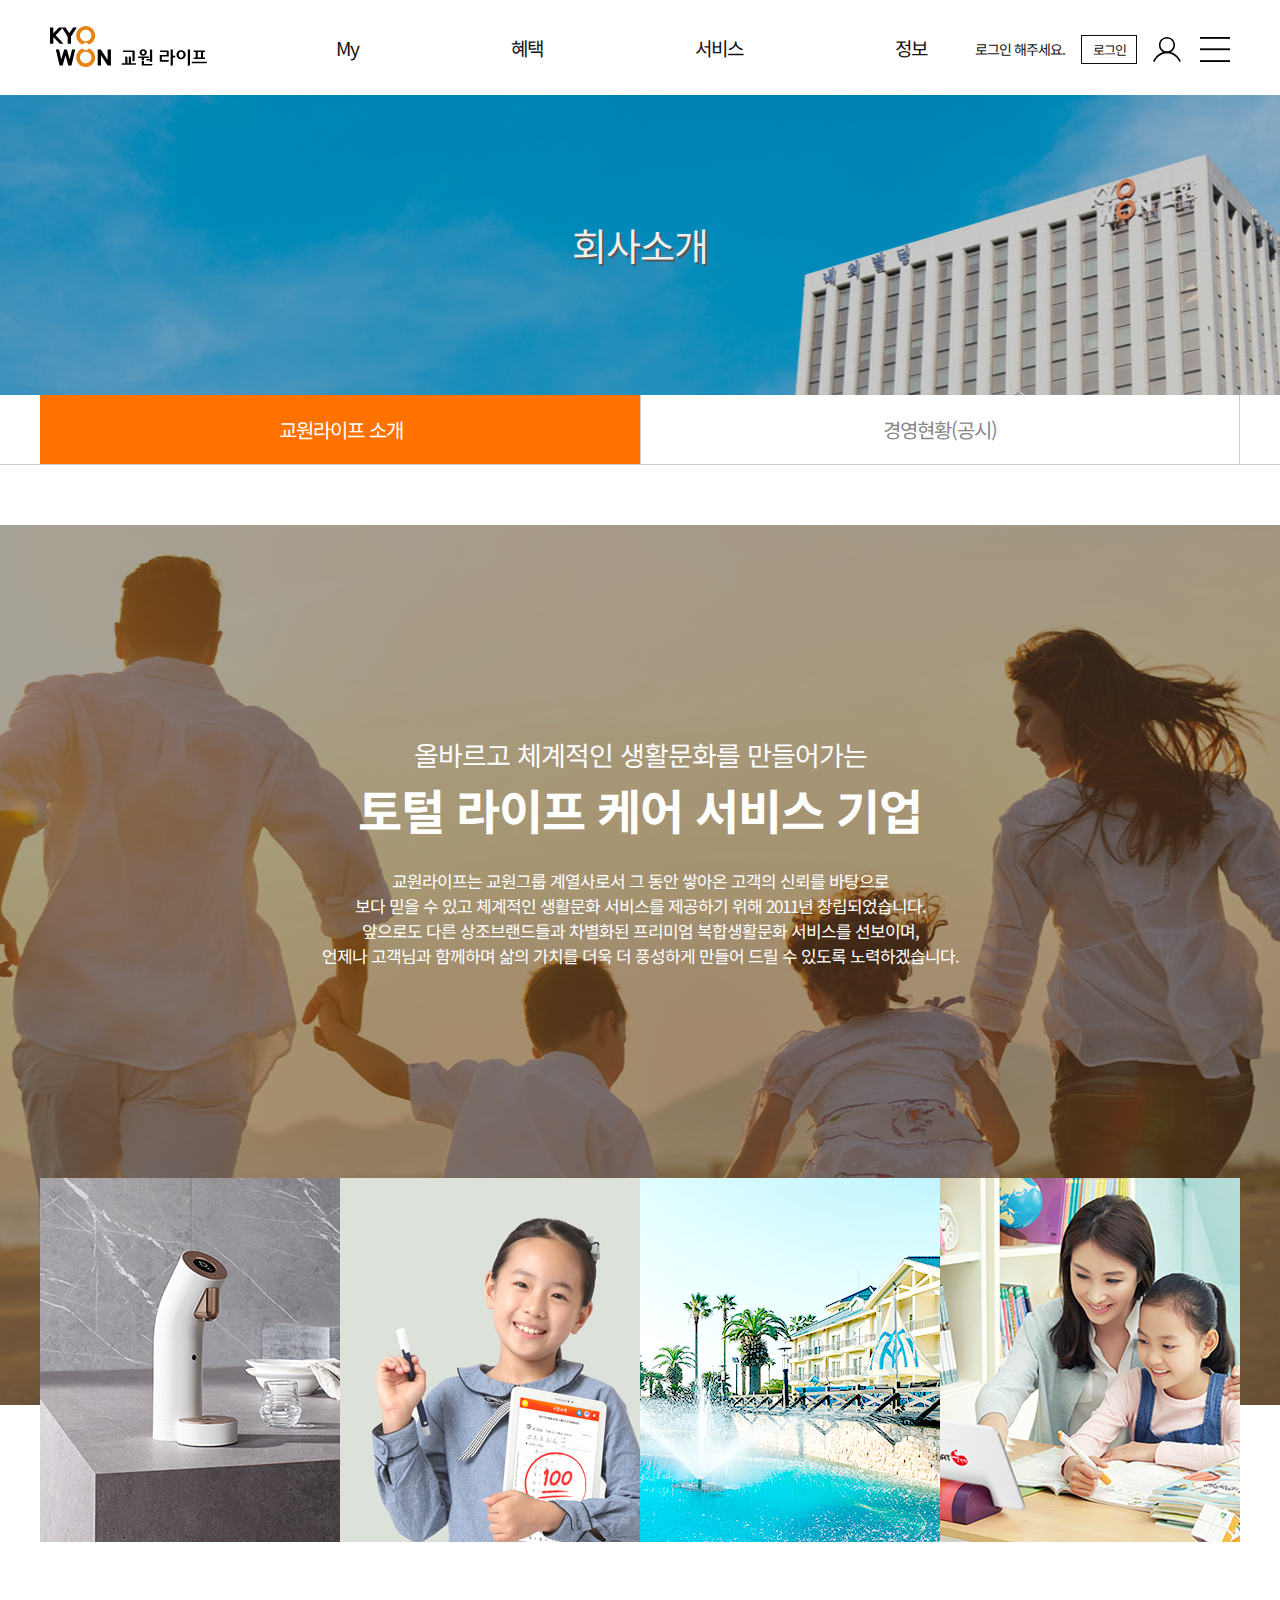
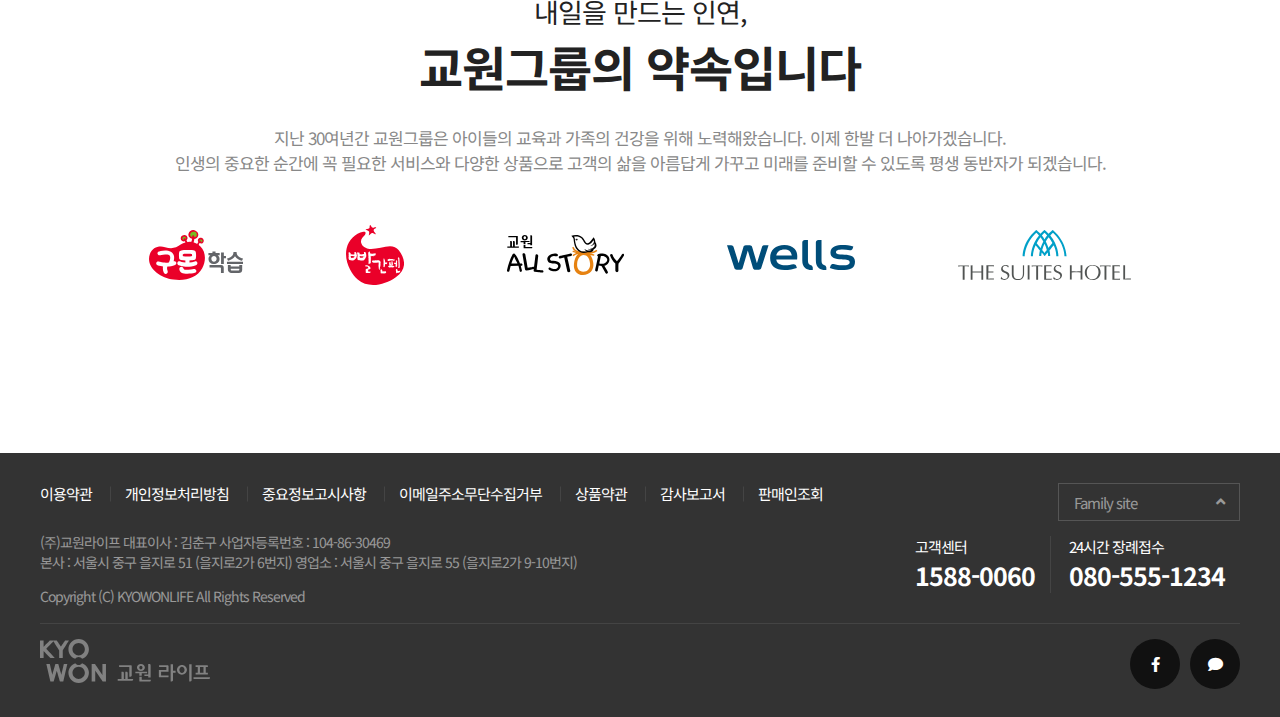
<file: info.html>
<!DOCTYPE html>
<html lang="ko">
<head>
	<meta charset="UTF-8">
	<meta name="viewport" content="width=device-width, initial-scale=1">
	<title>교원라이프 : 회사소개</title>
	<link rel="stylesheet" href="css/reset.css" type="text/css">
	<link rel="stylesheet" href="package/css/swiper.min.css">
	<link rel="stylesheet" href="css/kyowon.css" type="text/css">
	<link rel="stylesheet" href="css/mobile.css" media="screen and (max-width: 640px)">
	<link rel="stylesheet" href="css/sub.css" type="text/css">
	<link rel="stylesheet" href="css/mobile-sub.css" media="screen and (max-width: 640px)">
	
	<script src="js/jquery-3.4.1.min.js"></script>
	<script src="js/jquery-ui.min.js"></script>
	<script src="package/js/swiper.min.js"></script>
	<script src="js/script.js"></script>
	<script src="js/script-sub.js"></script>
</head>
<body>
<div id="wrap">
	<header id="main-header">
		<h1 class="logo">
			<a href="index.html"><img src="img/bi.svg" alt="교원라이프 로고"></a>
		</h1>
		<nav class="user-gnb cf">
			<div class="login-area">
				<span class="txt-login">로그인 해주세요.</span>
				<a href="joining.html" class="btn-login">로그인</a>
				<div class="top-menu">
					<a href="index.html"><img src="img/home.svg" alt="홈으로 가기"></a>
					<a href="javascript:;" class="btn-close"><img src="img/close.svg" alt="메뉴 닫기"></a>
				</div>
			</div>
			<div class="btn-menu">
				<a href="javascript:;"><img src="img/my.svg" alt="마이페이지"></a>
				<a href="javascript:;" class="menu-all"><img src="img/menu.svg" alt="메뉴"></a>
			</div>
		</nav>
		<nav class="gnb">
			<ul class="cf">
				<li>
					<a href="#submenu-my" class="submenu-title">My</a>
					<ul class="sub-menu" id="submenu-my">
						<li><a href="joining.html">계약조회</a></li>
						<li><a href="joining.html">납입금 활용</a></li>
						<li><a href="joining.html">변경 및 해지</a></li>
						<li><a href="joining.html">1:1문의</a></li>
						<li><a href="joining.html">회원정보 관리</a></li>
					</ul>
				</li>
				<li>
					<a href="#submenu-bene" class="submenu-title">혜택</a>
					<ul class="sub-menu" id="submenu-bene">
						<li><a href="event.html">이벤트</a></li>
						<li><a href="event.html">온라인 회원 혜택</a></li>
						<li><a href="event.html">제휴 혜택</a></li>
					</ul>
				</li>
				<li>
					<a href="#submenu-svc" class="submenu-title">서비스</a>
					<ul class="sub-menu" id="submenu-svc">
						<li><a href="product.html">상품 소개</a></li>
						<li><a href="product.html">라이프케어 서비스</a></li>
					</ul>
				</li>
				<li>
					<a href="#submenu-info" class="submenu-title">정보</a>
					<ul class="sub-menu" id="submenu-info">
						<li><a href="info.html">회사소개</a></li>
						<li><a href="info.html">교원라이프 소식</a></li>
						<li><a href="info.html">자주하는 질문</a></li>
						<li><a href="info.html">장례문화원</a></li>
						<li><a href="info.html">칭찬하기</a></li>
						<li><a href="info.html">서식함</a></li>
					</ul>
				</li>
			</ul>
		</nav>
	</header>
<!-- //header -->
	<div class="container">
		<div id="info-visual" class="sub-visual">
			<h2>회사소개</h2>
		</div>
		<!-- //info-visual	-->
		<div class="info-group contents">
			<div class="tab-title">
				<div class="inner cf">
					<a href="#info-brand" class="on">교원라이프 소개</a>
					<a href="#info-management">경영현황(공시)</a>
				</div>
			</div>
			<div id="info-brand" class="inner-contents on">
				<div class="inner">
					<div class="total text">
						<span>올바르고 체계적인 생활문화를 만들어가는</span>
						<strong>토털 라이프 케어 서비스 기업</strong>
						<p>
							교원라이프는 교원그룹 계열사로서 그 동안 쌓아온 고객의 신뢰를 바탕으로<br>보다 믿을 수 있고 체계적인 생활문화 서비스를 제공하기 위해 2011년 창립되었습니다.<br>앞으로도 다른 상조브랜드들과 차별화된 프리미엄 복합생활문화 서비스를 선보이며,<br>언제나 고객님과 함께하며 삶의 가치를 더욱 더 풍성하게 만들어 드릴 수 있도록 노력하겠습니다.
						</p>
					</div>
					<div class="group">
						<figure class="top-image cf">
							<img src="img/img_info_intro02.png" alt="웰스정수기와 구몬학습지">
							<img src="img/img_info_intro03.png" alt="수츠호텔과 빨간펜 학습지">
						</figure>
						<div class="text">
							<span>내일을 만드는 인연,</span>
							<strong>교원그룹의 약속입니다</strong>
							<p>
								지난 30여년간 교원그룹은 아이들의 교육과 가족의 건강을 위해 노력해왔습니다. 이제 한발 더 나아가겠습니다.<br>인생의 중요한 순간에 꼭 필요한 서비스와 다양한 상품으로 고객의 삶을 아름답게 가꾸고 미래를 준비할 수 있도록 평생 동반자가 되겠습니다.
							</p>
						</div>
						<figure class="bottom-image cf">
							<img src="img/bi_kumon.svg" alt="구몬학습">
							<img src="img/bi_redpen.svg" alt="빨간펜">
							<img src="img/bi_allstory.svg" alt="교원 올스토리">
							<img src="img/bi_wells.svg" alt="웰스">
							<img src="img/bi_suites.svg" alt="수츠호텔">
						</figure>
					</div>
				</div>
			</div>
			<div id="info-management" class="inner-contents">
				<div class="inner">
					<div class="financial">
						<h3>재무현황 (2019년 12월 말 기준)<span class="unit">(단위 : 원)</span></h3>
						<div class="table-area">
							<table>
								<caption class="blind">재무현황</caption>
								<colgroup>
									<col>
									<col>
									<col>
								</colgroup>
								<tr>
									<th rowspan="3" class="pc-hdd-line">자산</th>
									<th>유동자산</th>
									<td>122,832,536,628</td>
								</tr>
								<tr>
									<th>비유동자산</th>
									<td>328,277,866,982</td>
								</tr>
								<tr>
									<th>자산총계</th>
									<td>451,110,403,610</td>
								</tr>
								<tr>
									<th colspan="2" class="pc-hdd-line">자본총계</th>
									<td>1,727,364,347</td>
								</tr>
								<tr>
									<th rowspan="2" class="pc-hdd-line">지급여력비율*</th>
									<th>자사<span>(교원라이프)</span></th>
									<td>101%</td>
								</tr>
								<tr>
									<th>업계평균<span>(2018년 기준)</span></th>
									<td>93%</td>
								</tr>
							</table>
						</div>
						<div class="table-area line-hdd">
							<table>
								<caption class="blind">재무현황</caption>
								<colgroup>
									<col>
									<col>
									<col>
								</colgroup>
								<tr>
									<th rowspan="3" class="mo-line-hdd">부채</th>
									<th>유동부채</th>
									<td>120,081,189,540</td>
								</tr>
								<tr>
									<th>비유동부채</th>
									<td>329,301,849,723</td>
								</tr>
								<tr>
									<th>부채총계</th>
									<td>449,383,039,263</td>
								</tr>
								<tr>
									<th colspan="2" class="mo-line-hdd">자본금</th>
									<td>5,975,000,000</td>
								</tr>
								<tr>
									<th rowspan="2" class="mo-line-hdd">부채비율*</th>
									<th>자사<span>(교원라이프)</span></th>
									<td>100%</td>
								</tr>
								<tr>
									<th>업계평균<span>(2018년 기준)</span></th>
									<td>100%</td>
								</tr>
							</table>
						</div>
						<div class="text">
							<p>
								지급여력비율 : (선수금 + 자본총계) / 선수금 * 100 - 이 비율이 높을수록 부도 폐업 등 상조관련 위협에 대응할 능력이 높음
							</p>
							<p>
								부채비율 : 부채총계 / 자산총계 * 100 - 이 비율이 낮을수록 재무건전성이 우수함
							</p>
							<span>
								자료출처 : 공정거래위원회 홈페이지(www.ftc.go.kr)<br>정보공개 > 사업자공개 > 선불식할부거래사업자
							</span>
						</div>
					</div>
					<div class="advance">
						<h3>선수금 현황 (2019년 12월 말 기준)<span class="unit">(단위 : 원)</span></h3>
						<div class="table-area">
							<table>
								<caption class="blind">선수금 현황</caption>
								<colgroup>
									<col>
									<col>
									<col>
								</colgroup>
								<tr>
									<th class="pc-hdd-line">총선수금<span>(고객 부금예수금)</span></th>
									<td>327,942,506,764</td>
								</tr>
								<tr>
									<th class="pc-hdd-line">선수금 보전계약 체결기관</th>
									<td>신한은행, Sh수협은행</td>
								</tr>
							</table>
						</div>
						<div class="table-area line-hdd">
							<table>
								<caption class="blind">선수금 현황</caption>
								<colgroup>
									<col>
									<col>
									<col>
								</colgroup>
								<tr>
									<th class="mo-line-hdd">보전비율</th>
									<td>50%</td>
								</tr>
								<tr>
									<th class="mo-line-hdd">계약유형</th>
									<td>지급보증, 예치</td>
								</tr>
							</table>
						</div>
						<div class="text">
							<span>
								선불식 할부거래업자의 폐업 등록 취소 등의 사유로 소비자피해보상이 진행되는 경우, 소비자가 납입한 선수금 중 피해보상기관으로부터 보상 받을 수 있는 비율을 의미함.<br>(할부거래법에서 정한 법정 선수금 보전비율 : 50%)
							</span>
						</div>
					</div>
					<div class="governor">
						<h3>감사보고서</h3>
						<ul>
							<li>
								<p>
									<b>교원라이프 감사보고서(2019.12)</b>
									선불식 할부거래법 개정에 따른 외부감사보고서 공시자료
								</p>
								<a href="javascript:;"><span class="blind">다운받기</span></a>
							</li>
							<li>
								<p>
									<b>교원라이프 감사보고서(2018.12)</b>
									선불식 할부거래법 개정에 따른 외부감사보고서 공시자료
								</p>
								<a href="javascript:;"><span class="blind">다운받기</span></a>
							</li>
							<li>
								<p>
									<b>교원라이프 감사보고서(2017.12)</b>
									선불식 할부거래법 개정에 따른 외부감사보고서 공시자료
								</p>
								<a href="javascript:;"><span class="blind">다운받기</span></a>
							</li>
						</ul>
					</div>
				</div>
			</div>
		</div>
		<!-- //info-contents	-->
	</div>
	<footer>
		<div class="inner">
			<div class="foot-group cf">
				<div class="foot-some">
					<div class="fam-site">
						<a href="javascript:;" class="fam-site-tit">Family site</a>
						<ul class="fam-site-list">
							<li class="fam-site-cat">교원 패밀리 사이트</li>
							<li><a href="javascript:;">교원그룹</a></li>
							<li class="fam-site-cat">교육문화</li>
							<li><a href="javascript:;">구몬학습</a></li>
							<li><a href="javascript:;">교원에듀</a></li>
							<li><a href="javascript:;">프리샘</a></li>
							<li><a href="javascript:;">빨간펜 수학의 달인</a></li>
							<li><a href="javascript:;">신난다 체험스쿨</a></li>
							<li><a href="javascript:;">위즈아일랜드</a></li>
							<li><a href="javascript:;">더퍼스트</a></li>
							<li><a href="javascript:;">교원크리에이티브</a></li>
							<li class="fam-site-cat">생활문화</li>
							<li><a href="javascript:;">교원웰스</a></li>
							<li><a href="javascript:;">교원더오름</a></li>
							<li><a href="javascript:;">K멤버스</a></li>
							<li><a href="javascript:;">마켓85</a></li>
							<li class="fam-site-cat">호텔레저</li>
							<li><a href="javascript:;">교원여행</a></li>
							<li><a href="javascript:;">스위트호텔</a></li>
							<li><a href="javascript:;">교원연수원</a></li>
							<li><a href="javascript:;">드림센터 경주</a></li>
						</ul>
					</div>
					<div class="tel-area">
						<p class="tel-center">
							<span>고객센터</span>
							<a href="tel:1588-0060">1588-0060</a>
						</p>
						<p class="tel-reserve">
							<span><em>24시간</em> 장례접수</span>
							<a href="tel:080-555-1234">080-555-1234</a>
						</p>
					</div>
				</div>
				<div class="foot-info">
					<nav class="fnb">
						<a href="javascript:;">이용약관</a>
						<a href="javascript:;">개인정보처리방침</a>
						<a href="javascript:;">중요정보고시사항</a>
						<a href="javascript:;">이메일주소무단수집거부</a>
						<a href="javascript:;">상품약관</a>
						<a href="javascript:;">감사보고서</a>
						<a href="javascript:;">판매인조회</a>
					</nav>
					<div class="foot-text">
						<p>
							<span class="footer-resize">(주)교원라이프 대표이사 : 김춘구</span>
							사업자등록번호 : 104-86-30469
						</p>
						<address>
							본사 : 서울시 중구 을지로 51 (을지로2가 6번지)
							<span class="footer-resize">영업소 : 서울시 중구 을지로 55 (을지로2가 9-10번지)</span>
						</address>
						<copyright>Copyright (C) KYOWONLIFE All Rights Reserved</copyright>
					</div>
				</div>
				
			</div>
			<div class="sns-area">
				<img src="img/bi_footer.svg" alt="교원라이프 회색로고">
				<div class="sns">
					<a href="javascript:;"><i class="fab fa-facebook-f"><span class="blind">페이스북</span></i></a>
					<a href="javascript:;"><i class="fas fa-comment"><span class="blind">카카오톡</span></i></a>
				</div>
			</div>
			<div class="btn-fix">
				<a href="#" class="go-top"><span class="blind">맨위로가기</span></a>
				<a href="index.html" class="go-home"><span class="blind">홈으로가기</span></a>
			</div>
		</div>
	</footer>
</div>
</body>
</html>
</file>
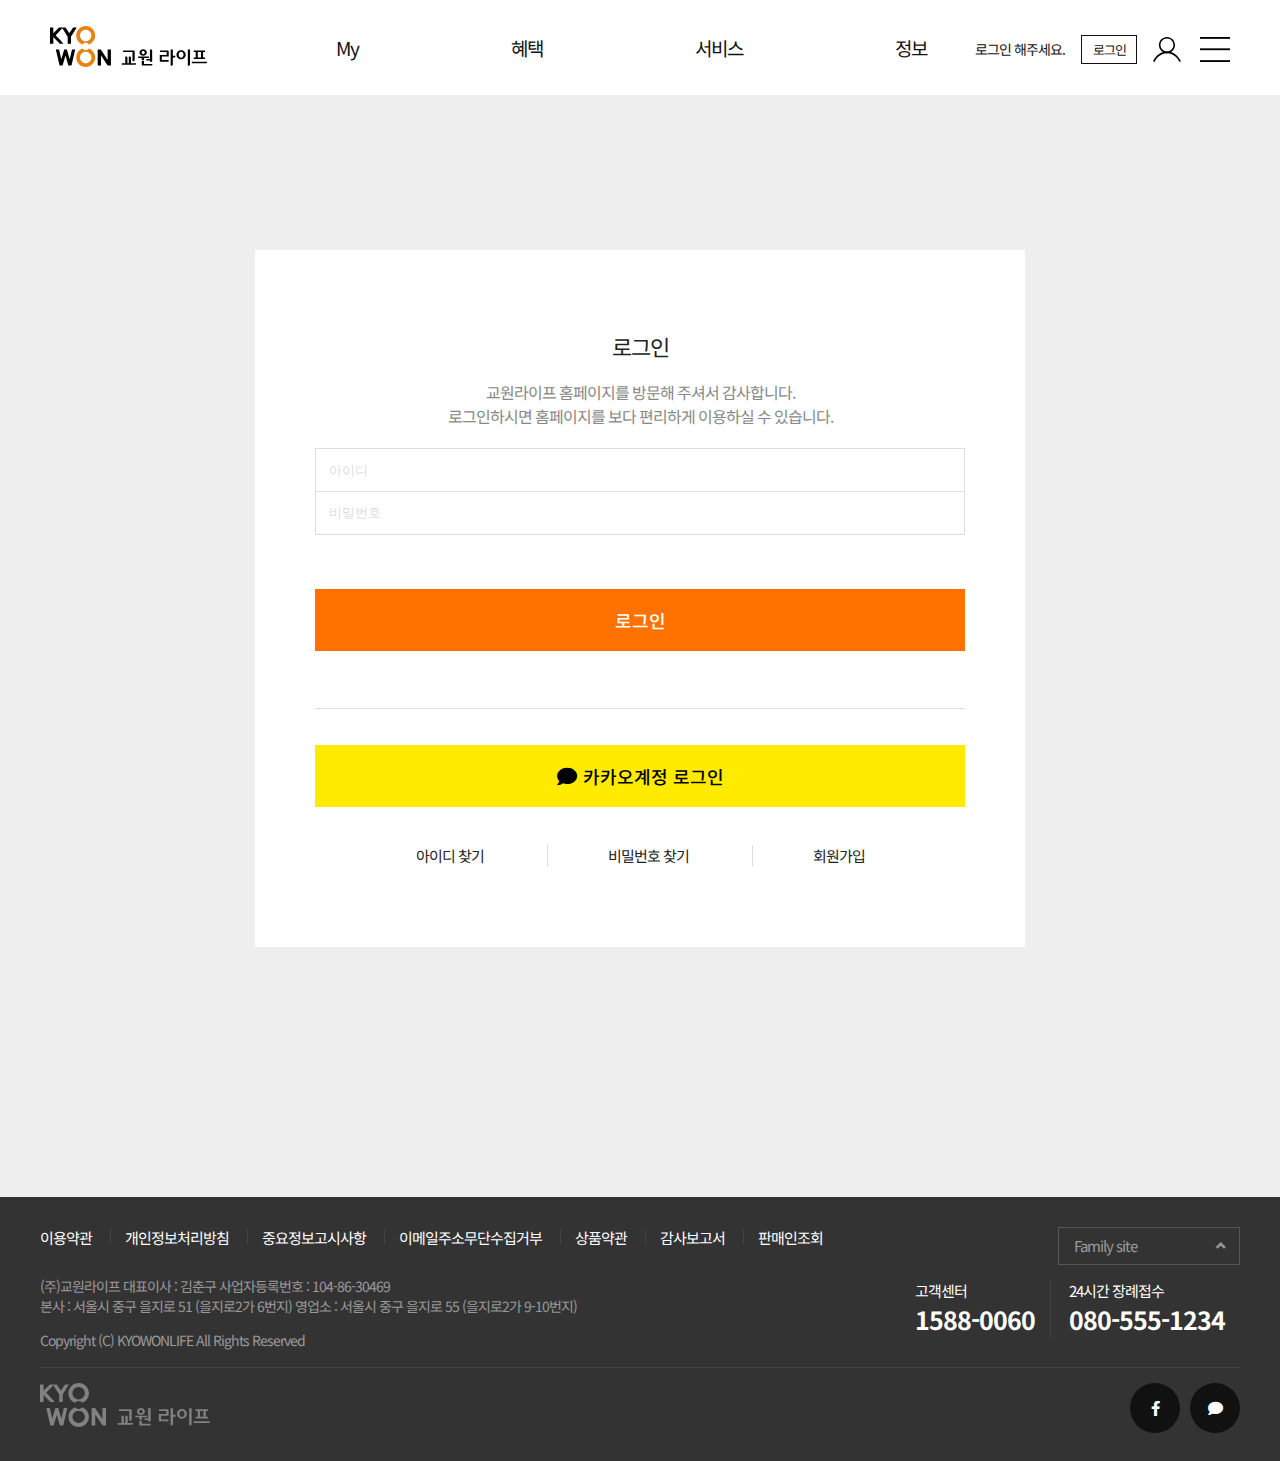
<file: joining.html>
<!DOCTYPE html>
<html lang="ko">
<head>
	<meta charset="UTF-8">
	<meta name="viewport" content="width=device-width, initial-scale=1">
	<title>교원라이프 : 로그인</title>
	<link rel="stylesheet" href="css/reset.css" type="text/css">
	<link rel="stylesheet" href="package/css/swiper.min.css">
	<link rel="stylesheet" href="css/kyowon.css" type="text/css">
	<link rel="stylesheet" href="css/mobile.css" media="screen and (max-width: 640px)">
	<link rel="stylesheet" href="css/sub.css" type="text/css">
	<link rel="stylesheet" href="css/mobile-sub.css" media="screen and (max-width: 640px)">
	
	<script src="js/jquery-3.4.1.min.js"></script>
	<script src="js/jquery-ui.min.js"></script>
	<script src="package/js/swiper.min.js"></script>
	<script src="js/script.js"></script>
	<script src="js/script-sub.js"></script>
</head>
<body>
<div id="wrap">
	<header id="main-header">
		<h1 class="logo">
			<a href="index.html"><img src="img/bi.svg" alt="교원라이프 로고"></a>
		</h1>
		<nav class="user-gnb cf">
			<div class="login-area">
				<span class="txt-login">로그인 해주세요.</span>
				<a href="joining.html" class="btn-login">로그인</a>
				<div class="top-menu">
					<a href="index.html"><img src="img/home.svg" alt="홈으로 가기"></a>
					<a href="javascript:;" class="btn-close"><img src="img/close.svg" alt="메뉴 닫기"></a>
				</div>
			</div>
			<div class="btn-menu">
				<a href="javascript:;"><img src="img/my.svg" alt="마이페이지"></a>
				<a href="javascript:;" class="menu-all"><img src="img/menu.svg" alt="메뉴"></a>
			</div>
		</nav>
		<nav class="gnb">
			<ul class="cf">
				<li>
					<a href="#submenu-my" class="submenu-title">My</a>
					<ul class="sub-menu" id="submenu-my">
						<li><a href="joining.html">계약조회</a></li>
						<li><a href="joining.html">납입금 활용</a></li>
						<li><a href="joining.html">변경 및 해지</a></li>
						<li><a href="joining.html">1:1문의</a></li>
						<li><a href="joining.html">회원정보 관리</a></li>
					</ul>
				</li>
				<li>
					<a href="#submenu-bene" class="submenu-title">혜택</a>
					<ul class="sub-menu" id="submenu-bene">
						<li><a href="event.html">이벤트</a></li>
						<li><a href="event.html">온라인 회원 혜택</a></li>
						<li><a href="event.html">제휴 혜택</a></li>
					</ul>
				</li>
				<li>
					<a href="#submenu-svc" class="submenu-title">서비스</a>
					<ul class="sub-menu" id="submenu-svc">
						<li><a href="product.html">상품 소개</a></li>
						<li><a href="product.html">라이프케어 서비스</a></li>
					</ul>
				</li>
				<li>
					<a href="#submenu-info" class="submenu-title">정보</a>
					<ul class="sub-menu" id="submenu-info">
						<li><a href="info.html">회사소개</a></li>
						<li><a href="info.html">교원라이프 소식</a></li>
						<li><a href="info.html">자주하는 질문</a></li>
						<li><a href="info.html">장례문화원</a></li>
						<li><a href="info.html">칭찬하기</a></li>
						<li><a href="info.html">서식함</a></li>
					</ul>
				</li>
			</ul>
		</nav>
	</header>
<!-- //header -->
	<div class="container">
		<div class="join-group contents">
			<div class="inner">
				<h2>로그인</h2>
				<p>교원라이프 홈페이지를 방문해 주셔서 감사합니다.<br>로그인하시면 홈페이지를 보다 편리하게 이용하실 수 있습니다.</p>
				<form>
					<fieldset>
						<legend class="blind">로그인</legend>
						<input type="text" id="login" placeholder="아이디"><label for="login" class="blind">아이디</label>
						<input type="password" id="pwd" placeholder="비밀번호"><label for="pwd" class="blind">비밀번호</label>
						<button type="submit" class="btn-submit">로그인</button>
					</fieldset>
				</form>
				<button type="submit" class="btn-kakao"><span>카카오계정 로그인</span></button>
				<p>
					<a href="javascript:;">아이디 찾기</a>
					<a href="javascript:;">비밀번호 찾기</a>
					<a href="javascript:;">회원가입</a>
				</p>
			</div>
		</div>
	<!-- //join-group	-->
	</div>
	<footer>
		<div class="inner">
			<div class="foot-group cf">
				<div class="foot-some">
					<div class="fam-site">
						<a href="javascript:;" class="fam-site-tit">Family site</a>
						<ul class="fam-site-list">
							<li class="fam-site-cat">교원 패밀리 사이트</li>
							<li><a href="javascript:;">교원그룹</a></li>
							<li class="fam-site-cat">교육문화</li>
							<li><a href="javascript:;">구몬학습</a></li>
							<li><a href="javascript:;">교원에듀</a></li>
							<li><a href="javascript:;">프리샘</a></li>
							<li><a href="javascript:;">빨간펜 수학의 달인</a></li>
							<li><a href="javascript:;">신난다 체험스쿨</a></li>
							<li><a href="javascript:;">위즈아일랜드</a></li>
							<li><a href="javascript:;">더퍼스트</a></li>
							<li><a href="javascript:;">교원크리에이티브</a></li>
							<li class="fam-site-cat">생활문화</li>
							<li><a href="javascript:;">교원웰스</a></li>
							<li><a href="javascript:;">교원더오름</a></li>
							<li><a href="javascript:;">K멤버스</a></li>
							<li><a href="javascript:;">마켓85</a></li>
							<li class="fam-site-cat">호텔레저</li>
							<li><a href="javascript:;">교원여행</a></li>
							<li><a href="javascript:;">스위트호텔</a></li>
							<li><a href="javascript:;">교원연수원</a></li>
							<li><a href="javascript:;">드림센터 경주</a></li>
						</ul>
					</div>
					<div class="tel-area">
						<p class="tel-center">
							<span>고객센터</span>
							<a href="tel:1588-0060">1588-0060</a>
						</p>
						<p class="tel-reserve">
							<span><em>24시간</em> 장례접수</span>
							<a href="tel:080-555-1234">080-555-1234</a>
						</p>
					</div>
				</div>
				<div class="foot-info">
					<nav class="fnb">
						<a href="javascript:;">이용약관</a>
						<a href="javascript:;">개인정보처리방침</a>
						<a href="javascript:;">중요정보고시사항</a>
						<a href="javascript:;">이메일주소무단수집거부</a>
						<a href="javascript:;">상품약관</a>
						<a href="javascript:;">감사보고서</a>
						<a href="javascript:;">판매인조회</a>
					</nav>
					<div class="foot-text">
						<p>
							<span class="footer-resize">(주)교원라이프 대표이사 : 김춘구</span>
							사업자등록번호 : 104-86-30469
						</p>
						<address>
							본사 : 서울시 중구 을지로 51 (을지로2가 6번지)
							<span class="footer-resize">영업소 : 서울시 중구 을지로 55 (을지로2가 9-10번지)</span>
						</address>
						<copyright>Copyright (C) KYOWONLIFE All Rights Reserved</copyright>
					</div>
				</div>
				
			</div>
			<div class="sns-area">
				<img src="img/bi_footer.svg" alt="교원라이프 회색로고">
				<div class="sns">
					<a href="javascript:;"><i class="fab fa-facebook-f"><span class="blind">페이스북</span></i></a>
					<a href="javascript:;"><i class="fas fa-comment"><span class="blind">카카오톡</span></i></a>
				</div>
			</div>
			<div class="btn-fix">
				<a href="#" class="go-top"><span class="blind">맨위로가기</span></a>
				<a href="index.html" class="go-home"><span class="blind">홈으로가기</span></a>
			</div>
		</div>
	</footer>
</div>
</body>
</html>
</file>
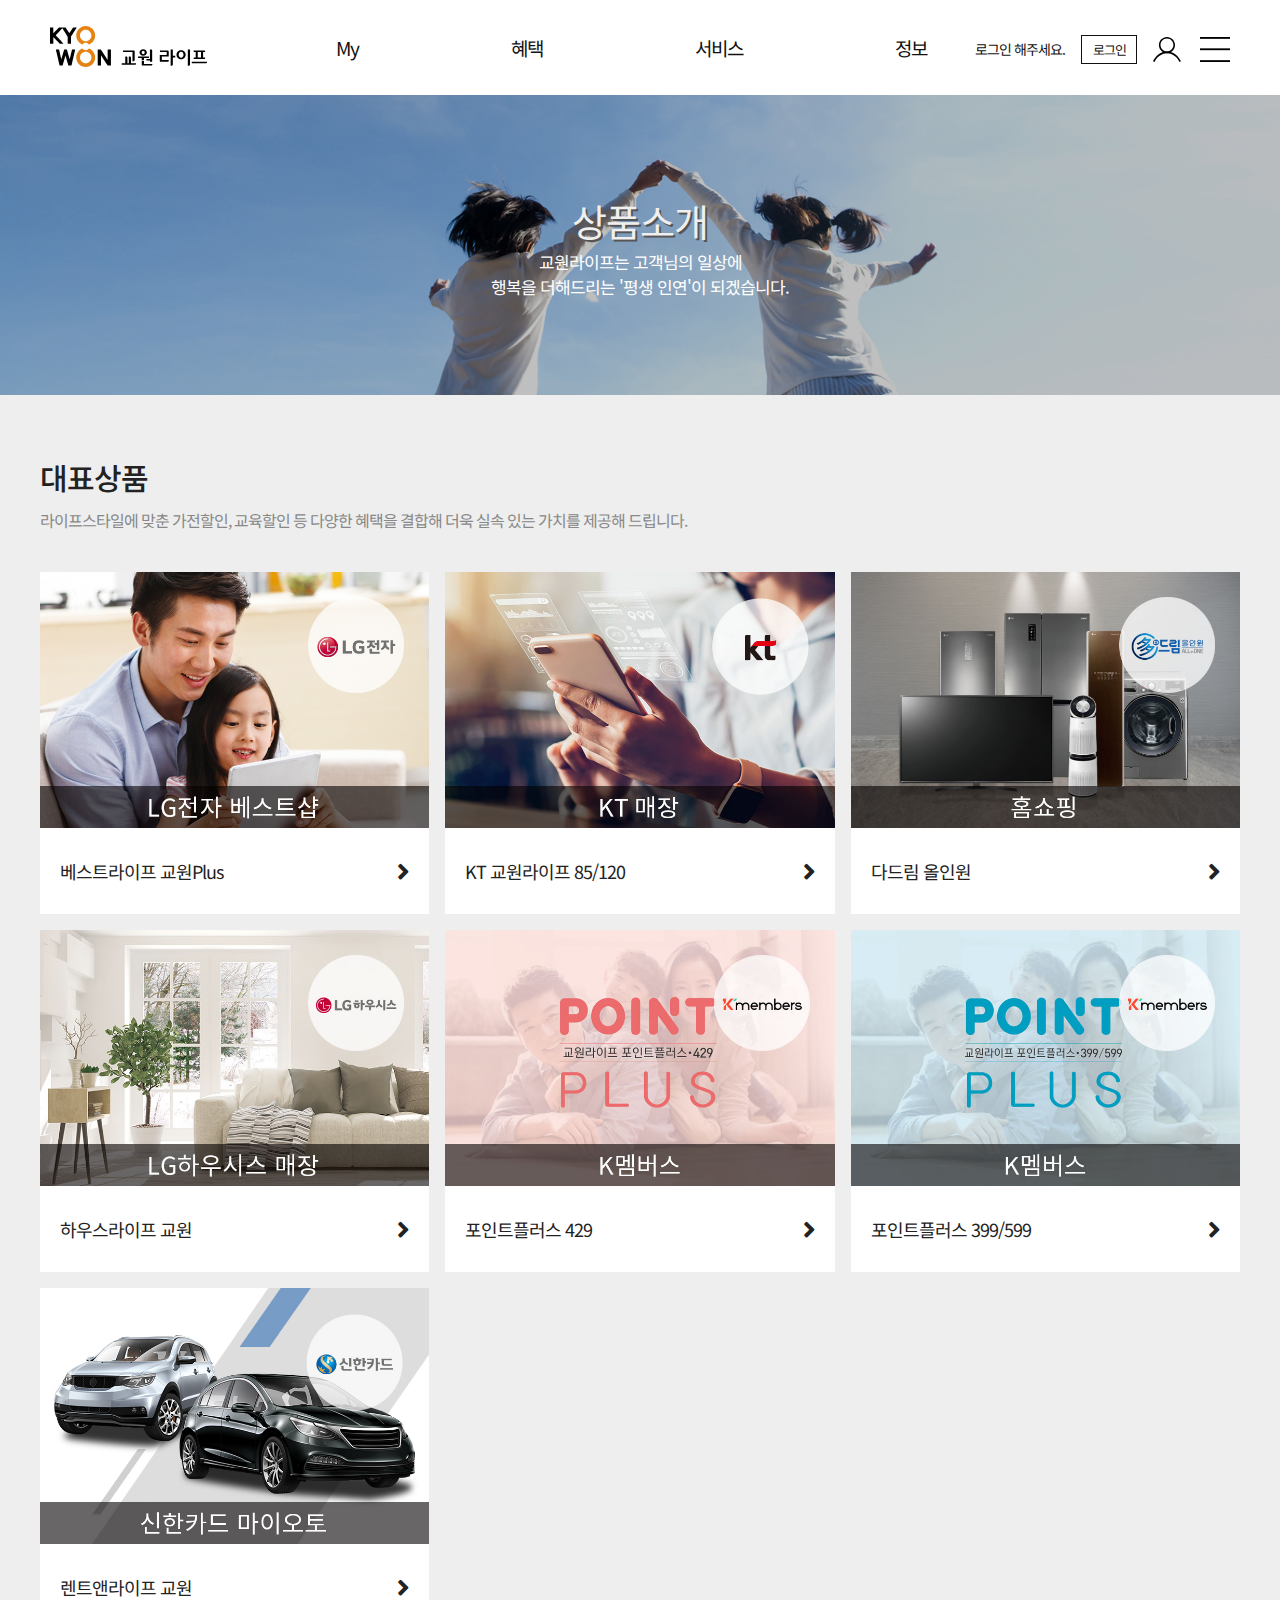
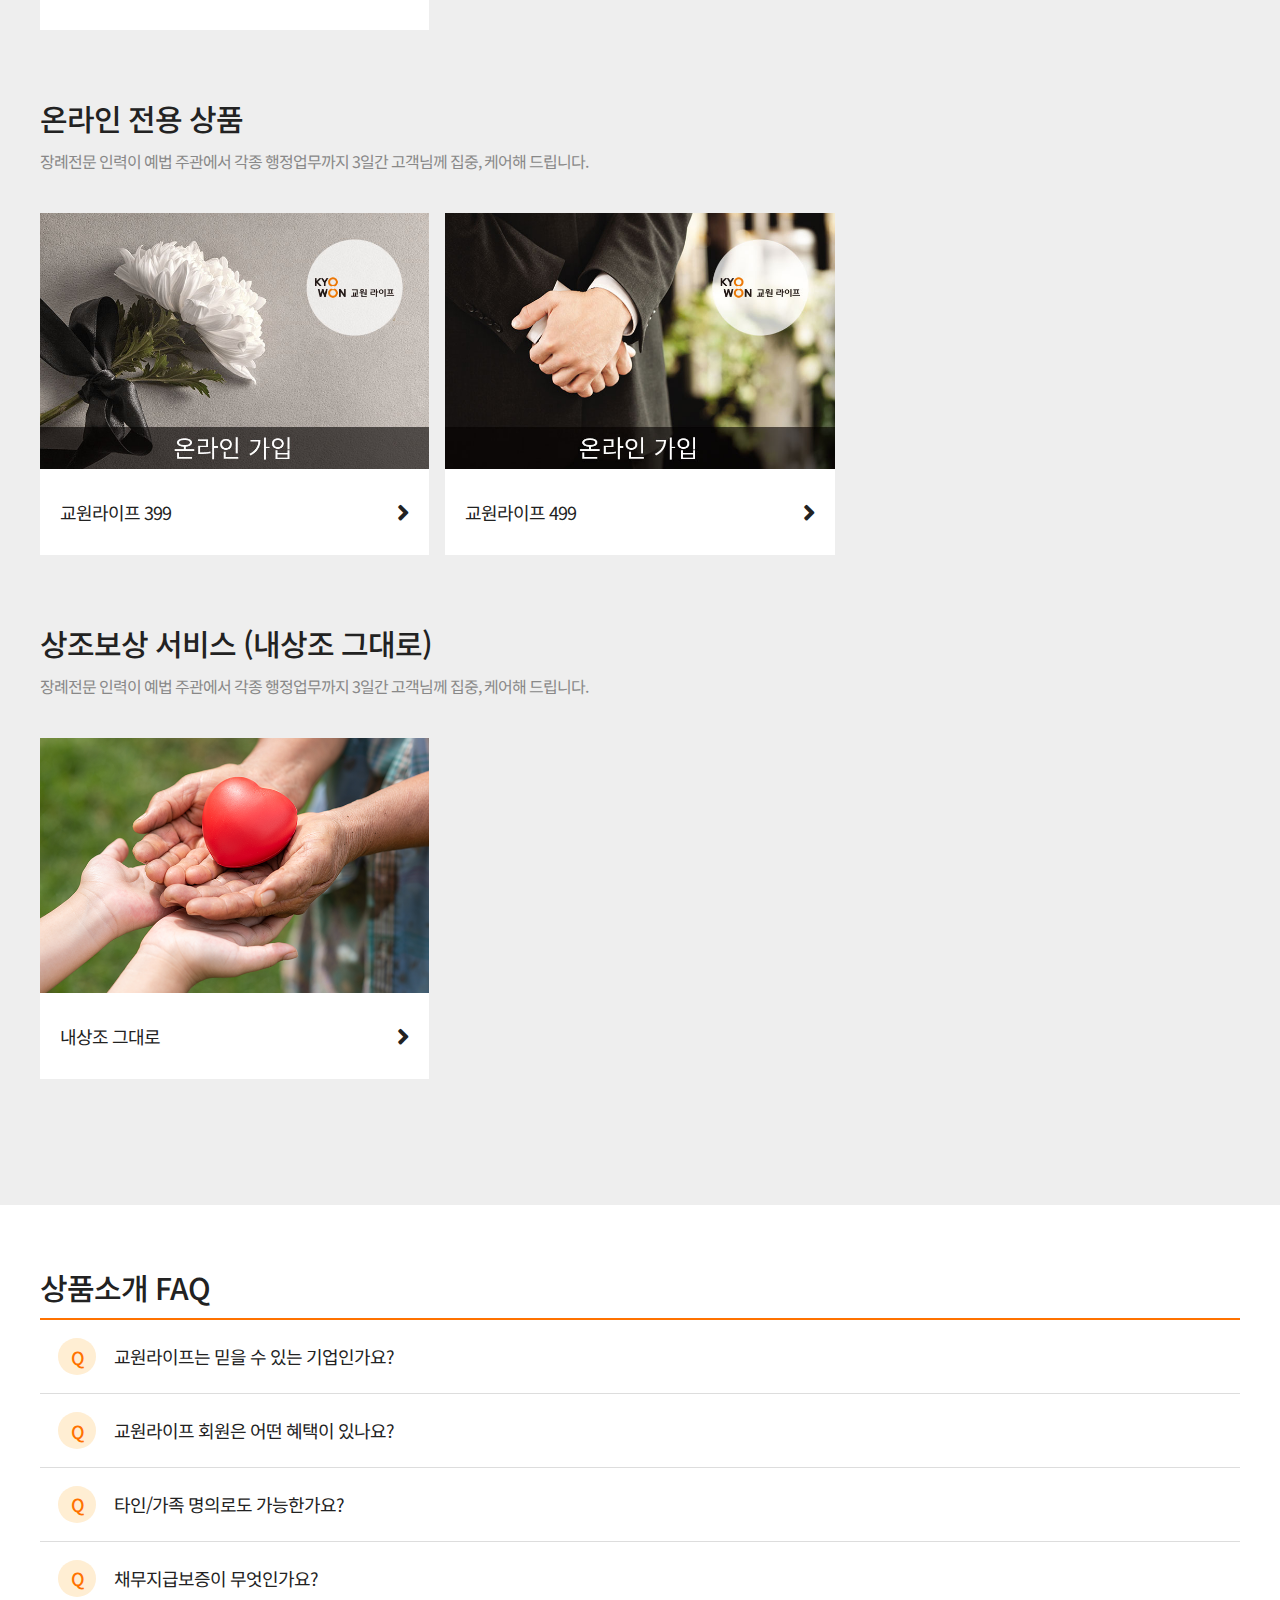
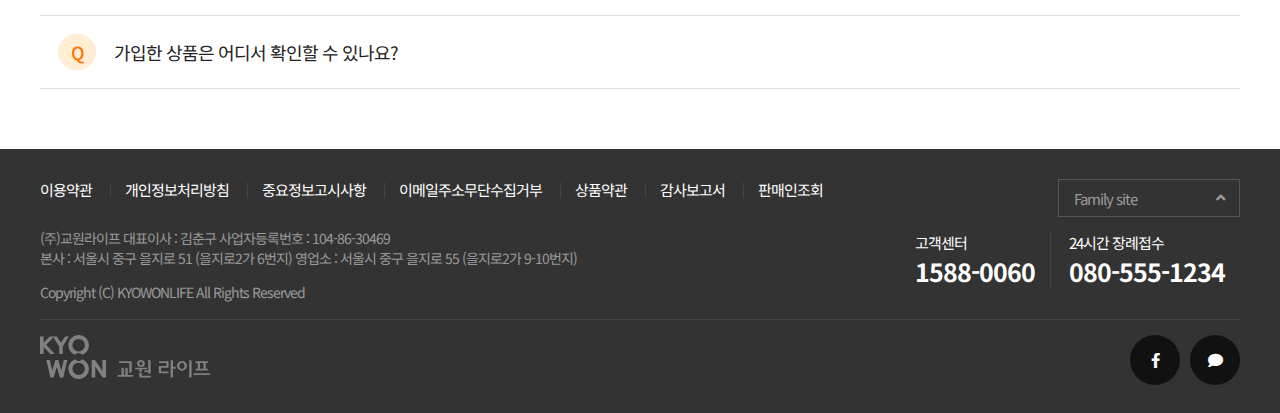
<file: product.html>
<!DOCTYPE html>
<html lang="ko">
<head>
	<meta charset="UTF-8">
	<meta name="viewport" content="width=device-width, initial-scale=1">
	<title>교원라이프 : 상품소개</title>
	<link rel="stylesheet" href="css/reset.css" type="text/css">
	<link rel="stylesheet" href="package/css/swiper.min.css">
	<link rel="stylesheet" href="css/kyowon.css" type="text/css">
	<link rel="stylesheet" href="css/mobile.css" media="screen and (max-width: 640px)">
	<link rel="stylesheet" href="css/sub.css" type="text/css">
	<link rel="stylesheet" href="css/mobile-sub.css" media="screen and (max-width: 640px)">
	
	<script src="js/jquery-3.4.1.min.js"></script>
	<script src="js/jquery-ui.min.js"></script>
	<script src="package/js/swiper.min.js"></script>
	<script src="js/script.js"></script>
	<script src="js/script-sub.js"></script>
</head>
<body>
<div id="wrap">
	<header id="main-header">
		<h1 class="logo">
			<a href="index.html"><img src="img/bi.svg" alt="교원라이프 로고"></a>
		</h1>
		<nav class="user-gnb cf">
			<div class="login-area">
				<span class="txt-login">로그인 해주세요.</span>
				<a href="joining.html" class="btn-login">로그인</a>
				<div class="top-menu">
					<a href="index.html"><img src="img/home.svg" alt="홈으로 가기"></a>
					<a href="javascript:;" class="btn-close"><img src="img/close.svg" alt="메뉴 닫기"></a>
				</div>
			</div>
			<div class="btn-menu">
				<a href="javascript:;"><img src="img/my.svg" alt="마이페이지"></a>
				<a href="javascript:;" class="menu-all"><img src="img/menu.svg" alt="메뉴"></a>
			</div>
		</nav>
		<nav class="gnb">
			<ul class="cf">
				<li>
					<a href="#submenu-my" class="submenu-title">My</a>
					<ul class="sub-menu" id="submenu-my">
						<li><a href="joining.html">계약조회</a></li>
						<li><a href="joining.html">납입금 활용</a></li>
						<li><a href="joining.html">변경 및 해지</a></li>
						<li><a href="joining.html">1:1문의</a></li>
						<li><a href="joining.html">회원정보 관리</a></li>
					</ul>
				</li>
				<li>
					<a href="#submenu-bene" class="submenu-title">혜택</a>
					<ul class="sub-menu" id="submenu-bene">
						<li><a href="event.html">이벤트</a></li>
						<li><a href="event.html">온라인 회원 혜택</a></li>
						<li><a href="event.html">제휴 혜택</a></li>
					</ul>
				</li>
				<li>
					<a href="#submenu-svc" class="submenu-title">서비스</a>
					<ul class="sub-menu" id="submenu-svc">
						<li><a href="product.html">상품 소개</a></li>
						<li><a href="product.html">라이프케어 서비스</a></li>
					</ul>
				</li>
				<li>
					<a href="#submenu-info" class="submenu-title">정보</a>
					<ul class="sub-menu" id="submenu-info">
						<li><a href="info.html">회사소개</a></li>
						<li><a href="info.html">교원라이프 소식</a></li>
						<li><a href="info.html">자주하는 질문</a></li>
						<li><a href="info.html">장례문화원</a></li>
						<li><a href="info.html">칭찬하기</a></li>
						<li><a href="info.html">서식함</a></li>
					</ul>
				</li>
			</ul>
		</nav>
	</header>
<!-- //header -->
	<div class="container">
		<div id="prd-visual" class="sub-visual">
			<div class="prd-title">
				<h2>상품소개</h2>
				<p>
					교원라이프는 고객님의 일상에<br>행복을 더해드리는 '평생 인연'이 되겠습니다.
				</p>
			</div>
		</div>
		<!-- //prd-visual	-->
		<div class="prd-contents">
			<div class="prd-group contents">
				<div class="inner">
					<div class="prd-rep prd">
						<h3>대표상품</h3>
						<p>라이프스타일에 맞춘 가전할인, 교육할인 등 다양한 혜택을 결합해 더욱 실속 있는 가치를 제공해 드립니다.</p>
						<ul>
							<li>
								<a href="javascript:;">
									<img src="img/lg-best.jpg" alt="상품이미지">
									<span>베스트라이프 교원Plus</span>
								</a>
							</li>
							<li>
								<a href="javascript:;">
									<img src="img/kt.jpg" alt="상품이미지">
									<span>KT 교원라이프 85/120</span>
								</a>
							</li>
							<li>
								<a href="javascript:;">
									<img src="img/svc-homeshopping.jpg" alt="상품이미지">
									<span>다드림 올인원</span>
								</a>
							</li>
							<li>
								<a href="javascript:;">
									<img src="img/lg-houses.jpg" alt="상품이미지">
									<span>하우스라이프 교원</span>
								</a>
							</li>
							<li>
								<a href="javascript:;">
									<img src="img/svc-point429.jpg" alt="상품이미지">
									<span>포인트플러스 429</span>
								</a>
							</li>
							<li>
								<a href="javascript:;">
									<img src="img/svc-point399.jpg" alt="상품이미지">
									<span>포인트플러스 399/599</span>
								</a>
							</li>
							<li>
								<a href="javascript:;">
									<img src="img/svc-myauto.jpg" alt="상품이미지">
									<span>렌트앤라이프 교원</span>
								</a>
							</li>
						</ul>
					</div>
					<div class="prd-online prd">
						<h3>온라인 전용 상품</h3>
						<p>장례전문 인력이 예법 주관에서 각종 행정업무까지 3일간 고객님께 집중, 케어해 드립니다.</p>
						<ul>
							<li>
								<a href="javascript:;">
									<img src="img/online-join.jpg" alt="상품이미지">
									<span>교원라이프 399</span>
								</a>
							</li>
							<li>
								<a href="javascript:;">
									<img src="img/svc-life499.jpg" alt="상품이미지">
									<span>교원라이프 499</span>
								</a>
							</li>
						</ul>
					</div>
					<div class="prd-my prd">
						<h3>상조보상 서비스 (내상조 그대로)</h3>
						<p>장례전문 인력이 예법 주관에서 각종 행정업무까지 3일간 고객님께 집중, 케어해 드립니다.</p>
						<ul>
							<li>
								<a href="javascript:;">
									<img src="img/svc-my.png" alt="상품이미지">
									<span>내상조 그대로</span>
								</a>
							</li>
						</ul>
					</div>
				</div>
			</div>
			<div class="prd-faq contents">
				<div class="inner">
					<h3>상품소개 FAQ</h3>
					<dl>
						<dt>
							<a href="javascript:;">
								<span>Q</span>교원라이프는 믿을 수 있는 기업인가요?
							</a>
						</dt>
						<dd>
							㈜교원라이프는 구몬학습, 빨간펜, 올스토리 전집 등 국내 최대 교육출판 그룹인 교원그룹의 계열사로서, 그 동안 쌓아온 고객님들의 신뢰를 바탕으로 보다 믿을 수 있고 체계적인 생활문화 서비스를 제공하기 위해 2011년 창립되었습니다. 최근에는 동아일보 주최 KCAB 한국 소비자 평가 최고의 브랜드 중 상조서비스 부문 2년 연속 대상을 수상하였으며, 신한은행을 포함한 제 1금융권 기업들과 소비자피해보상 지급보증 계약을 체결하여 납입금(실상조 부금)의 50%를 보장받을 수 있는 보증 시스템을 구축하고 있습니다.
						</dd>
						<dt>
							<a href="javascript:;">
								<span>Q</span>교원라이프 회원은 어떤 혜택이 있나요?
							</a>
						</dt>
						<dd>
							전국 호텔 및 장례식장 등 다양한 제휴사 할인 뿐만 아니라 주기적으로 진행되는 홈페이지 이벤트 참여 권한 및 홈페이지 가입 시 제공되는 온라인 회원 혜택까지 다양한 혜택을 누리실 수 있습니다.
						</dd>
						<dt>
							<a href="javascript:;">
								<span>Q</span>타인/가족 명의로도 가능한가요?
							</a>
						</dt>
						<dd>
							아니오. 오직 본인 명의로만 가능합니다.
						</dd>
						<dt>
							<a href="javascript:;">
								<span>Q</span>채무지급보증이 무엇인가요?
							</a>
						</dt>
						<dd>
							교원라이프는 고객님의 납입금을 보호하기 위해 신한은행과 불입금의 50%를 납입하는 채무지급보증을 맺고 있습니다. 이를 통해 교원라이프 폐업시 고객은 납입금(실상조 부금)의 50%를 보장받을 수 있습니다.
						</dd>
						<dt>
							<a href="javascript:;">
								<span>Q</span>가입한 상품은 어디서 확인할 수 있나요?
							</a>
						</dt>
						<dd>
							우편으로 배송되는 회원증서를 통해 확인하거나, 교원라이프 고객센터(1588-0060)에서 확인 가능하며 홈페이지 로그인 후 My > 계약조회 메뉴에서도 확인 가능합니다.
						</dd>
					</dl>
				</div>
			</div>
		</div>
	<!-- //prd-group	-->
	</div>
	<footer>
		<div class="inner">
			<div class="foot-group cf">
				<div class="foot-some">
					<div class="fam-site">
						<a href="javascript:;" class="fam-site-tit">Family site</a>
						<ul class="fam-site-list">
							<li class="fam-site-cat">교원 패밀리 사이트</li>
							<li><a href="javascript:;">교원그룹</a></li>
							<li class="fam-site-cat">교육문화</li>
							<li><a href="javascript:;">구몬학습</a></li>
							<li><a href="javascript:;">교원에듀</a></li>
							<li><a href="javascript:;">프리샘</a></li>
							<li><a href="javascript:;">빨간펜 수학의 달인</a></li>
							<li><a href="javascript:;">신난다 체험스쿨</a></li>
							<li><a href="javascript:;">위즈아일랜드</a></li>
							<li><a href="javascript:;">더퍼스트</a></li>
							<li><a href="javascript:;">교원크리에이티브</a></li>
							<li class="fam-site-cat">생활문화</li>
							<li><a href="javascript:;">교원웰스</a></li>
							<li><a href="javascript:;">교원더오름</a></li>
							<li><a href="javascript:;">K멤버스</a></li>
							<li><a href="javascript:;">마켓85</a></li>
							<li class="fam-site-cat">호텔레저</li>
							<li><a href="javascript:;">교원여행</a></li>
							<li><a href="javascript:;">스위트호텔</a></li>
							<li><a href="javascript:;">교원연수원</a></li>
							<li><a href="javascript:;">드림센터 경주</a></li>
						</ul>
					</div>
					<div class="tel-area">
						<p class="tel-center">
							<span>고객센터</span>
							<a href="tel:1588-0060">1588-0060</a>
						</p>
						<p class="tel-reserve">
							<span><em>24시간</em> 장례접수</span>
							<a href="tel:080-555-1234">080-555-1234</a>
						</p>
					</div>
				</div>
				<div class="foot-info">
					<nav class="fnb">
						<a href="javascript:;">이용약관</a>
						<a href="javascript:;">개인정보처리방침</a>
						<a href="javascript:;">중요정보고시사항</a>
						<a href="javascript:;">이메일주소무단수집거부</a>
						<a href="javascript:;">상품약관</a>
						<a href="javascript:;">감사보고서</a>
						<a href="javascript:;">판매인조회</a>
					</nav>
					<div class="foot-text">
						<p>
							<span class="footer-resize">(주)교원라이프 대표이사 : 김춘구</span>
							사업자등록번호 : 104-86-30469
						</p>
						<address>
							본사 : 서울시 중구 을지로 51 (을지로2가 6번지)
							<span class="footer-resize">영업소 : 서울시 중구 을지로 55 (을지로2가 9-10번지)</span>
						</address>
						<copyright>Copyright (C) KYOWONLIFE All Rights Reserved</copyright>
					</div>
				</div>
				
			</div>
			<div class="sns-area">
				<img src="img/bi_footer.svg" alt="교원라이프 회색로고">
				<div class="sns">
					<a href="javascript:;"><i class="fab fa-facebook-f"><span class="blind">페이스북</span></i></a>
					<a href="javascript:;"><i class="fas fa-comment"><span class="blind">카카오톡</span></i></a>
				</div>
			</div>
			<div class="btn-fix">
				<a href="#" class="go-top"><span class="blind">맨위로가기</span></a>
				<a href="index.html" class="go-home"><span class="blind">홈으로가기</span></a>
			</div>
		</div>
	</footer>
</div>
</body>
</html>
</file>
<file: css/kyowon.css>
@charset "utf-8";
@import url(all.min.css);
@import url(fonts.css);

html {font-size: 10px; scroll-behavior: smooth;}
body {
	position: relative;
	font: 16px 'Noto Sans KR', sans-serif;
	letter-spacing: -1px;
	color: #888;
}

/* swiper */
.swiper-slide {
	width: 100%;
	height: 100%;
	
	/* Center slide text vertically */
	display: -webkit-box;
	display: -ms-flexbox;
	display: -webkit-flex;
	display: flex;
	-webkit-box-pack: left;
	-ms-flex-pack: left;
	-webkit-justify-content: left;
	justify-content: left;
	-webkit-box-align: left;
	-ms-flex-align: left;
	-webkit-align-items: left;
	align-items: left;
}
.active { background: #fff url(../img/bg_header.png) repeat-x;}

/* common */
.inner {
	position: relative;
	width: 1200px;
	height: 100%;
	margin: 0 auto;
}
section {padding: 5em 0;}
section h2 {
	margin-bottom: 1.5em;
	font-size: 2.9rem;
	font-weight: 500;
	text-align: center;
	color: #222;
}
section h3 {
	margin-bottom: 0.7em;
	font-size: 2.2rem;
	font-weight: 500;
	color: #222;
}
.text-area p {
	font-size: 1.6rem;
	word-break: keep-all;
}
figure {overflow: hidden;}
figure img {
	display: block;
	width: 100%; height: 100%;
}
.btn-all {
	display: block;
	margin: 3em auto 0;
	padding: 0.7em 0;
	width: 150px;
	border: 1px solid;
	font-size: 1.5rem;
	text-align: center;
}

/* header */
#main-header {
	position: fixed;
	top: 0; left: 0;
	width: 100%;
	height: 95px;
	z-index: 5;
	color: #111;
}
#main-header .logo {
	position: absolute;
	top: 26px; left: 50px;
	width: 157px;
}
#main-header .user-gnb {
	position: absolute;
	top: 37px; right: 50px;
	width: auto; height: 25px;
}
#main-header .user-gnb > div {float: left;}
#main-header .btn-menu a {
	display: inline-block;
	margin-left: 1em;
	height: 25px;
}
#main-header .btn-menu a > img,
#main-header .top-menu a > img { height: 100%; }
#main-header .login-area {
	font-size: 1.4rem;
	line-height: 25px;
}
#main-header .login-area .btn-login {
	padding: 0.3em 0.8em;
	margin-left: 1em;
	border: 1px solid #111;
	font-size: 1.3rem;
}
#main-header .login-area .top-menu {display: none;}
#main-header .login-area .top-menu a {
	display: inline-block;
	margin-left: 1em;
	height: 25px;
}

/*.gnb*/
#main-header .gnb {
	text-align: center;
}
#main-header .gnb.action {
	height: 350px;
	background: #fff url(../img/bg_header.png) repeat-x;
}
#main-header .gnb > ul {
	margin: 0 auto;
	width: 760px;
}
#main-header .gnb > ul > li {
	position: relative;
	float: left;
}
#main-header .gnb > ul > li > a {
	display: block;
	padding: 0 4em;
	height: 95px;
	font-size: 1.9rem;
	line-height: 95px;
}
#main-header .gnb .sub-menu {
	position: absolute;
	top: 95px; left: 50%;
	transform: translateX(-50%);
	padding: 1.25em 0;
	width: 100%;
	display: none;
}
#main-header .gnb .sub-menu.action {display: block;}
#main-header .gnb .sub-menu a {
	line-height: 2.2;
	color: #666;
}
#main-header .gnb a:hover {	color: #ff7200; }

/* #main-visual */
#main-visual {
	position: relative;
	width: 100%;
	height: 735px;
	padding: 0;
}
#main-visual .swiper-container {
	position: absolute;
	top: 0; left: 0;
	width: 100%;
	height: 100%;
}

#main-visual .btn-slide {
  width: 70px; height: 70px;
}
#main-visual .swiper-button-prev {
	left: 4em;
	background-image: url(../img/ico_slide_arr_prev.png);
}
#main-visual .swiper-button-next {
	right: 4em;
	background-image: url(../img/ico_slide_arr_next.png);
}
#main-visual .swiper-slide {background: no-repeat right 5em bottom -1em;}
#main-visual .swiper-slide:nth-child(1) {background-color: #f5a93e ;background-image:url(../img/main_visual_autumn.png)}
#main-visual .swiper-slide:nth-child(2) {background-color: #cdb978 ;background-image:url(../img/main_visual02.png);}
#main-visual .swiper-slide:nth-child(3) {background-color: #5fd0d0 ;background-image:url(../img/main_visual03.png);}
#main-visual .swiper-slide:nth-child(4) {background-color: #70c9f0 ;background-image:url(../img/main_visual04.png);}
#main-visual .inner {
	padding-top: 14em;
	color: #fff;
	box-sizing: border-box;
}
#main-visual .inner span {
  display: block;
	font-size: 2.6rem;
}
#main-visual .inner h2 {
	margin-bottom: 0.3em;
	text-align: left;
	font-size: 7rem;
	font-weight: 700;
	color: #fff;
}
#main-visual .inner p {	font-size: 2rem; }
#main-visual .swiper-container-horizontal>.swiper-pagination-bullets,.swiper-pagination-custom,.swiper-pagination-fraction {
  left: calc((100vw - 1200px)/2);
}

/* #quick */
#main-quick {
	width: 100%;
	height: 150px;
}
#main-quick div { float: left; }
#main-quick .main-banner {
	width: 350px; height: 100%;
	padding: 2.2em 1.5em;
	background: #ff7200;
	color: #fff;
	box-sizing: border-box;
}
#main-quick .main-banner img {
	display: inline-block;
}
#main-quick .main-banner span {
	padding-left: 1.5em;
	display: inline-block;
}
#main-quick .quick-menu {
	width: calc(100% - 350px);
	height: 100%;
	max-width: 1200px;
	padding: 1.5em 0;
	box-sizing: border-box;
  background: #fff;
}
#main-quick .quick-menu li {
	float: left;
	width: 16.6666%;
	padding: 0.5em 0;
	background: no-repeat center top 0.5em / auto 45px;
	border-right: 1px solid #ddd;
	box-sizing: border-box;
}
#main-quick .quick-menu li:nth-child(1) {background-image: url(../img/call.svg);}
#main-quick .quick-menu li:nth-child(2) {background-image: url(../img/search.svg);}
#main-quick .quick-menu li:nth-child(3) {background-image: url(../img/ship.svg);}
#main-quick .quick-menu li:nth-child(4) {background-image: url(../img/gift.svg);}
#main-quick .quick-menu li:nth-child(5) {background-image: url(../img/change.svg);}
#main-quick .quick-menu li:nth-child(6) {
	border-right:none;
	background-image: url(../img/out.svg);
}
#main-quick .quick-menu li a {
	display: block;
	padding-top: 4em;
	text-align: center;
	font-size: 1.5rem;
}
#main-quick .quick-menu li:hover {
	background-size: auto 50px;
	color: #ff7200;
}

/* #main-benefit */
#main-benefit {background: #eee;}
.bnf-banner {
	overflow: hidden;
	display: block;
	float: left;
	width: 49.5%;
	margin-right: 1%;
}
.bnf-banner img {
	display: block;
	width: 100%;
}
.main-bnf-list {
	float: right;
	width: 49.5%;
	overflow: hidden;
}
.main-bnf-list li {
/*  display: table;*/
	overflow: hidden;
	width: 100%; height: 243px;
	background: #fff;
}
.main-bnf-list li + li { margin-top: 0.5em; }
.main-bnf-list figure {
	float: left;
	width: 270px;height: 100%;
}
.main-bnf-list .text-area {
/*  display: table-cell;*/
  position: relative;
	float: right;
	padding: 2.5em 2em 0;
	width: calc(100% - 270px);
	height: 100%;
	box-sizing: border-box;
}

#main-benefit .btn-more {
  position: absolute;
  left: 2em; bottom: 2em;
	display: inline-block;
	padding: 0.5em 1.2em;
	border: 1px solid #ff7200;
	font-size: 1.3rem;
	color: #ff7200;
}
#main-benefit .btn-more:hover {
	background: #ff7200;
	color: #fff;
}

/* #main-service */
#main-service {
	background: url(../img/bg_main_service.png) no-repeat center / cover;
}
#main-service h2 {color: #fff;}
#main-service .btn-all {color: #fff;}
#main-service .btn-all:hover {
	background: #fff;
	color: #111;
	font-weight: 500;
}
.svc-list-tit {width: 100%;}
.svc-list-tit a {
	display: block;
	float: left;
	width: 50%;
	padding-bottom: 0.8em;
	margin-bottom: 2em;
	border-bottom: 2px solid #fff;
	text-align: center;
	font-size: 2rem;
}
.svc-list-tit a.on {
	border-color: #ff7200;
	color: #ff7200;
}
/*.svc-list .swiper-button-prev {left: 0;}
.svc-list .swiper-button-next {right: 0;}*/

.svc-list ul {display: none;}
.svc-list ul.on {display: block;}
.svc-list ul li {
	float: left;
	margin-left: 1%;
	width: 32.6666%;
	background: #fff;
}
.svc-list ul li:first-child {margin-left: 0;} 
.svc-list .text-area {
	position: relative;
	padding: 1.5em;
	height: 230px;
	box-sizing: border-box;
}
.svc-list .text-area .btn-more {
	position: absolute;
	bottom: 1.5em; left: 1.5em;
	font-size: 1.4rem;
	font-weight: 500;
	color: #222;
}
.svc-list .text-area .btn-more:after {
	margin-left: 0.5em;
	content: '\f105';
	font-family: 'Font Awesome 5 Free';
	font-weight: 600;
	color: #ff7200;
}
.svc-list .text-area .btn-more:hover {color: #ff7200;}

/* #main-praise */
#main-praise .btn-all {color: #222;}
#main-praise .btn-all:hover {
	background: #222;
	color: #fff;
	font-weight: 500;
}
.main-praise-list {
	border-top: 1px solid #ddd;
}
.main-praise-list li {
	position: relative;
	padding: 1.7em 0;
	border-bottom: 1px solid #ddd
}
.main-praise-list li:after {
	position: absolute;
	top: 50%; right: 0;
	transform: translateY(-50%);
	display: block;
	width: 50px; height: 50px;
	border: 1px solid #ddd;
	border-radius: 50%;
	content: '\f105';
	font-family: 'Font Awesome 5 Free';
	font-weight: 600;
	line-height: 50px;
	text-align: center;
	color: #ccc;
}
.main-praise-list .category {
	position: absolute;
	top: 50%; left: 0;
	transform: translateY(-50%);
	display: inline-block;
	padding: 0.3em 1.2em;
	border: 1px solid #ccc;
	border-radius: 0.2em;
	font-size: 1.4rem;
}
.main-praise-list .txt {
	float: left;
	width: 73%;
	margin: 0 2em 0 7em;
	font-size: 1.8rem;
	text-overflow: ellipsis;
	white-space: nowrap;
	overflow: hidden;
	color: #222
}
.main-praise-list time {
	font-size: 1.5rem;
	color: #ccc;
}
.main-praise-list li:hover {border-color: #ff7200;}
.main-praise-list li:hover:after {
	border-color: #ff7200;
	color: #ff7200;
}
.main-praise-list li:hover .txt,
.main-praise-list li:hover time {
	color: #ff7200;
}
.main-praise-list li:hover .category {
	border-color: #ff7200;
	background: #ff7200;
	color: #fff;
}

/* #main-info */
#main-info {
  background: #eee;
}
#main-info ul {
  width: 100%;
  overflow: hidden;
}
#main-info ul li {
	float: left;
	width: 24%;
  height: 260px;
	padding: 2.5em 1.7em 0;
  margin-right: 1%;
	box-shadow: 2px 2px 5px #ddd;
	box-sizing: border-box;
	background: #fff no-repeat right 1.6em bottom 2em /auto 55px;
	transition: all 0.2s;
}
#main-info ul li:nth-child(1) {background-image: url(../img/company.svg);}
#main-info ul li:nth-child(2) {background-image: url(../img/mic.svg);}
#main-info ul li:nth-child(3) {background-image: url(../img/chrysanthemum.svg);}
#main-info ul li:nth-child(4) {background-image: url(../img/qna.svg);}
#main-info ul li:hover {background-size: auto 60px;}
#main-info ul li:hover h3 {color: #ff7200;}

/* footer */
footer {
	padding: 2em 0;
	background: #333;
	font-size: 1.5rem;
	color: #fff;
}
footer .foot-group {margin-bottom: 1em;}

.foot-some {
	float: right;
	width: auto;
}
.foot-some .fam-site {
	position: relative;
	float: right;
}
.foot-some .fam-site .fam-site-tit {
	position: relative;
	display: block;
	width: 150px;
	padding: 0.5em 1em;
	border: 1px solid #555;
	font-size: 1.5rem;
	color: rgba(255,255,255,0.5);
}
.foot-some .fam-site .fam-site-tit:after {
	position: absolute;
	top: 50%; right: 1em;
	transform: translateY(-50%);
	display: inline-block;
	padding-left: 5em;
	content: '\f106';
	font-family: 'Font Awesome 5 Free';
	font-weight: 600;
}
.foot-some .fam-site .fam-site-tit.on:after {content: '\f107';}
.foot-some .fam-site .fam-site-list {
	position: absolute;
	bottom: 100%; right: 0;
	width: 100%;
	background: #fff;
	border: 1px solid #ddd;
	color: #888;
	box-sizing: border-box;
	overflow-y: scroll;
	display: none
}
.foot-some .fam-site .fam-site-list li {
	padding: 0.5em 1em;
	font-size: 1.4rem;
}
.foot-some .fam-site .fam-site-list li + li {
	border-top: 1px solid #ddd;
}
.foot-some .fam-site .fam-site-list li:first-child {
		background: #555;
	color: #fff;
	font-size: 1.5rem;
}
.foot-some .fam-site .fam-site-list .fam-site-cat {
	background: #f2f2f2;
	color: #888;
	font-size: 1.5rem;
}
.foot-some .tel-area {
	float: right;
	clear: both;
	padding: 1em 0;
}
.foot-some .tel-area > p {
	display: inline-block;
	padding: 0 1em;
	box-sizing: border-box;
}
.foot-some .tel-area > p > span {
	display: block;
}
.foot-some .tel-area > p > a {
	font-size: 2.5rem;
	font-weight: 700;
}
.foot-some .tel-area .tel-center {
	border-right: 1px solid #444;
}
.fnb a:hover, .fam-site-list a:hover {text-decoration: underline;}

.foot-info {
	float: left;
	width: 70%;
}
.foot-info .fnb a {
	position: relative;
	padding: 0 1em;
}
.foot-info .fnb a:after {
	position: absolute;
	top: 50%; left: 0;
	transform: translateY(-50%);
	content: '';
	display: block;
	width: 1px; height: 1em;
	background: #444;
}
.foot-info .fnb a:first-child {padding-left: 0;}
.foot-info .fnb a:first-child:after {display: none;}

.foot-info .foot-text {
	margin-top: 2em;
	font-size: 1.4rem;
	color: rgba(255,255,255,0.5);
}
.foot-info .foot-text copyright {
	display: block;
	margin-top: 1em;
}

.sns-area {
	padding-top: 1em;
	border-top: 1px solid #444;
}
.sns-area img {width: 170px;}
.sns-area .sns {float: right;}
.sns-area .sns a {
	display: inline-block;
	margin-left: 0.5em;
	width: 50px; height: 50px;
	background: #111;
	border-radius: 50%;
	line-height: 50px;
	text-align: center;
	transition: all 0.3s;
}
.sns-area .sns a:hover {background: #ff7200;}

/* btn-fix */
.btn-fix {
	display: none;
	position: fixed;
	bottom: 50px; right: 30px;
}
.btn-fix a {
	display: block;
	width: 50px; height: 50px;
	background: no-repeat center / 50px;
}
.btn-fix .go-top {
	background-image: url(../img/top.svg);
}
.btn-fix .go-home {
	margin-top: 0.5em;
	background-image: url(../img/home2.svg);
}
</file>
<file: css/sub.css>
@charset "utf-8";

header {background: #fff;}

/* input x버튼 바꾸기 */
input::-ms-clear,
input::-ms-reveal {
	-webkit-appearance: none;
	height: 0;
	width: 0;
	background: none;
}
input::-webkit-search-decoration,
input::-webkit-search-cancel-button,
input::-webkit-search-results-button,
input::-webkit-search-results-decoration {
	-webkit-appearance: none;
	height: 0;
	width: 0;
	background: none;
}

/* common */
.sub-visual {
	margin-top: 95px;
	width: 100%; height: 300px;
	background: no-repeat center / cover;
}
.sub-visual h2 {
	font-size: 3.8rem;
/*	width: 100%;*/
	text-align: center;
	line-height: 300px;
	color: #efefef;
	text-shadow: 2px 2px 0 #555;
}

/* 탭메뉴 */
.tab-title {
	width: 100%;
	border-bottom: 1px solid #ccc;
}
.tab-title a {
	display: block;
	float: left;
	text-align: center;
	width: 50%;
	padding: 20px 0;
	border-left: 1px solid #ccc;
	box-sizing: border-box;
	font-size: 2rem;
}
.contents .tab-title a:hover {color: #ff7200;}
.contents .tab-title a.on {background: #ff7200; border-color: #ff7200; color: #fff;}
.contents .tab-title a + a {border-right: 1px solid #ccc;}
/* 탭메뉴 내부구조 */
.contents .inner-contents {padding: 60px 0; display: none;}
.contents .inner-contents.on {display: block;}
/* pagination */
.tab-pagination {text-align: center; margin: 30px 0 50px;}
.tab-pagination a {
	display: inline-block;
	width: 36px; height: 36px;
	margin: 0 0.2em;
	border: 1px solid #ddd;
	background: url(../img/bg_paging.png) no-repeat;
	line-height: 36px;
}
a.btn-firstP {background-position: left 12px center;}
a.btn-nowP {background: #ff7200; color: #fff;}
a.btn-nextP {background-position: right -36px center;}
a.btn-lastP {background-position: right 12px center;}

/* JOIN */
.join-group {
	padding: 250px;
	background: #eee;
}
.join-group .inner {
	width: 650px;
	padding: 80px 60px;
	background: #fff;
	text-align: center;
}
.join-group h2 {
	margin-bottom: 0.8em;
	font-size: 2.2rem;
	color: #222;
}
.join-group form {
	padding: 1.3em 0;
	border-bottom: 1px solid #ddd;
}
.join-group form input,
.join-group form button {display: inline-block;width: 100%;}
.join-group form fieldset {border-top: 1px solid #ddd;}
.join-group form input {
	padding: 1em;
	border: 1px solid #ddd;
	box-sizing: border-box;
	border-top: none;
}
.join-group form input::placeholder {color: #ddd;}
.join-group form button {
	margin: 3em 0 2em;
	padding: 1em 0;
	background: #ff7200;
	border: none;
	outline: none;
	font-size: 1.8rem;
	font-weight: 500;
	color: #fff;
}
.join-group .btn-kakao {
	width: 100%;
	margin: 2em 0;
	padding: 1em 0;
	background: #ffeb00;
	border: none;
	outline: none;
	font-size: 1.8rem;
	font-weight: 500;
}
.join-group .btn-kakao span:before {
	margin-right: 0.3em;
	content: '\f075';
	font-family: 'Font Awesome 5 Free';
	font-weight: 600;
	font-size: 2rem;
}
.join-group p a {
	padding: 0 4em;
	font-size: 1.5rem;
	color: #222;
}
.join-group p a + a {
	border-left: 1px solid #ddd;
}

/* EVENT */
#evt-visual {background-image: url(../img/bg_evt.png);}
#evt-all ul {margin-left: -45px;}
#evt-all li {
	float: left;
	width: 370px;
	padding-left: 45px;
	margin-bottom: 40px;
}
#evt-all li a {
	display: block;
	width: 100%;
	border: 1px solid #ccc;
	box-sizing: border-box;
	overflow: hidden;
}
#evt-all li a img {width: 100%; transition: all 0.3s;}
#evt-all li a img,
#evt-all li a strong,
#evt-all li a span,
#evt-all li a em {display: block;}
#evt-all li a p {
	position: relative;
	margin: 20px;
}
#evt-all li a strong {
	height: 6em;
	color: #555;
}
#evt-all li a span {
	position: absolute;
	bottom: 0; left: 0;
	font-size: 1.4rem;
}
#evt-all li a em {
	position: absolute;
	top: -2.5em; right: 0;
	width: 5em; height: 2em;
	background: #555;
	border-radius: 2em;
	line-height: 2em;
	text-align: center;
	font-size: 1.4rem;
	color: #fff;
}
#evt-all li a em.event-ing {background: #ff7200}
#evt-all li a:hover strong {color: #ff7200;}
#evt-all li a:hover img {transform: scale(1.09);}
#evt-winner form {
	position: relative;
	text-align: right;
	outline: none;
}
#evt-winner form select {
	width: 150px;
	padding: 15px;
	border: 1px solid #ccc;
	font-size: 1.4rem;
	background: url(../img/ico_select.png) no-repeat right 10px center / 20px;
	outline: none;
	-webkit-appearance: none;
}
#evt-winner form input {
	width: 250px;
	padding: 15px;
	margin-left: -5px;
	border: 1px solid #ccc;
	font-size: 1.4rem;
	outline: none;
}
#evt-winner form button {
	position: absolute;
	top: 50%; right: 1em;
	transform: translateY(-50%);
	width: 18px; height: 18px;
	background: url(../img/ico_search.svg) no-repeat center / 18px;
	border: none;
	outline: none;
	cursor: pointer;
}
#evt-winner .winner-list {
	margin: 20px 0;
	border-top: 1px solid #555;
}
#evt-winner .winner-list li {
	position: relative;
	padding: 1em;
	border-bottom: 1px solid #ccc;
}
#evt-winner .winner-list li:first-child {
	background: #eee;
	font-weight: 500;
	color: #222;
}
#evt-winner .winner-list span,
#evt-winner .winner-list time {
	text-align: center;
	font-size: 1.5rem;
}
#evt-winner .winner-list .win-num {
	display: inline-block;
	width: 50px;
}
#evt-winner .winner-list .win-view,
#evt-winner .winner-list .win-date {
	position: absolute;
	right: 10px;
	width: 100px;
}
#evt-winner .winner-list .win-date {right: 110px;}
#evt-winner .winner-list .win-title {
	display: inline-block;
	width: calc(100% - 250px);
	padding: 0 20px;
	color: #222;
}
#evt-winner .winner-list a:hover {color: #aaa;}

/* PRODUCT */
#prd-visual {
	position: relative;
	background-image: url(../img/bg_product.png);
}
#prd-visual .prd-title {
	position: absolute;
	top: 50%; left: 50%;
	transform: translate(-50%, -50%);
	text-align: center;
}
#prd-visual .prd-title h2 {line-height: 1.5;}
#prd-visual .prd-title p {
	font-size: 1.7rem;
	color: #fff;
}

/* prd-group */
.prd-group {background: #eee;}
.prd-group h3,
.prd-faq h3 {
	margin-bottom: 0.3em;
	font-size: 3rem;
	font-weight: 500;
	color: #222;
}
.prd-contents .contents {padding: 60px 0;}
.prd-group .prd {padding-bottom: 50px;}
.prd-group .prd p {margin-bottom: 40px;}
.prd-group .prd ul {
	margin-left: -1em;
	overflow: hidden;
}
.prd-group .prd ul li {
	float: left;
	width: 389.3px;
	margin-left: 1em;
	margin-bottom: 1em;
	overflow: hidden;
}
.prd-group .prd ul li img {
	display: block;
	width: 100%;
	transition: all 0.3s;
}
.prd-group .prd ul li span {
	position: relative;
	display: block;
	width: 100%;
	padding: 30px 20px;
	background: #fff;
	box-sizing: border-box;
	font-size: 1.8rem;
	color: #222;
}
.prd-group .prd ul li span:after {
	position: absolute;
	right: 20px;
	content: '\f105';
	font-family: 'Font Awesome 5 Free';
	font-size: 2.5rem;
	font-weight: 600;
	vertical-align: bottom;
}
.prd-group .prd ul li a:hover span {color: #ff7200;}
.prd-group .prd ul li a:hover img {transform: scale(1.2) translateY(-21px);}
.prd-faq dl {border-top: 2px solid #ff7200;}
.prd-faq dl dt {border-bottom: 1px solid #ddd;}
.prd-faq dl dt a {
	display: block;
	padding: 1em;
	font-size: 1.8rem;
	color: #222;
}
.prd-faq dl dt span {
	display: inline-block;
	padding: 0.3em 0.7em;
	margin-right: 1em;
	background: #ffeed3;
	border-radius: 50%;
	font-weight: 500;
	color: #ff7200;
}
.prd-faq dl dd {
	display: none;
	padding: 2em 1em 2em 4.5em;
	border-bottom: 1px solid #ddd;
	background: #efefef;
	word-break: keep-all;
}
.prd-faq dl dd.on {display: block;}

/* INFO */
#info-visual {background-image: url(../img/bg_info.png);}
#info-brand {
	margin: 60px 0;
	background: url(../img/img_info_intro01.png) no-repeat center top;
}
#info-brand .text {
	margin: 50px 0;
	text-align: center;
}
#info-brand .text span {
	display: block;
	font-size: 2.7rem;
}
#info-brand .text strong {
	display: block;
	margin-bottom: 0.5em;
	font-size: 4.8rem;
}
#info-brand .text p {font-size: 1.7rem;}
#info-brand .inner .total {
	padding: 100px 0 160px;
	color: #fff;
}
#info-brand figure {width: 100%; margin-bottom: 3em;}
#info-brand figure img {display: inline;}
#info-brand .group span,
#info-brand .group strong {color: #222;}
#info-brand .group .top-image img {
	float: left;
	width: 50%;
}
#info-brand .group .bottom-image {
	display: block;
	width: 100%;
	text-align: center;
}
#info-brand .group .bottom-image img {
	display: inline;
	float: none;
	width: auto;
	padding: 0 50px;
	vertical-align: middle;
}
#info-brand .group .bottom-image img:nth-child(1) {height: 50px;}
#info-brand .group .bottom-image img:nth-child(2) {height: 60px;}
#info-brand .group .bottom-image img:nth-child(3) {height: 40px;}
#info-brand .group .bottom-image img:nth-child(4) {height: 30px;}
#info-brand .group .bottom-image img:nth-child(5) {height: 50px;}
#info-management .inner > div {margin-bottom: 60px;}
#info-management h3 {
	position: relative;
	font-size: 2.3rem;
	font-weight: 500;
	color: #222;
}
#info-management .unit {
	position: absolute;
	bottom: 0;
	display: block;
	width: 100%;
	text-align: right;
	font-size: 1.5rem;
	color: #555;
}
/* table common */
.table-area {
	float: left;
	margin-top: 20px;
	border-top: 1px solid #555;
	width: 50%;
}
.table-area table {width:100%;}
.table-area table th, table td {
	padding: 1em;
	border-bottom: 1px solid #ccc;
	border-left: 1px solid #ccc;
}
.table-area table th {
	background: #eee;
	font-weight: 500;
	color: #222;
}
.table-area table td {font-size: 1.5rem;}
.table-area .pc-hdd-line {border-left: none;}
#info-management .text {
	font-size: 1.5rem;
	clear: both;
}
#info-management .text p:before {
	content: '*';
	vertical-align: middle;
}
#info-management .text span:before {content: '※'}
#info-management ul {
	margin: 20px 0;
	border-top: 1px solid #555;
}
#info-management ul li {
	overflow: hidden;
	padding: 20px;
	border-bottom: 1px solid #eee;
}
#info-management ul li p {
	display: block;
	float: left;
	font-size: 1.5rem;
}
#info-management ul li p b {
	display: block;
	font-size: 1.6rem;
	color: #222;
}
#info-management ul li a {
	float: right;
	display: block;
}
#info-management ul li a span {
	display: block;
	width: 50px; height: 50px;
	background: #eee url(../img/down.svg) no-repeat center / 20px;
	border-radius: 50%;
	text-align: center;
}
</file>
<file: css/mobile.css>
@charset "utf-8";

body {font-size: 1.5rem;}

/* reset */
.active { background: #fff;}

/* common */
.inner {
	width: 100%;
	padding: 0 1em;
	box-sizing: border-box;
}
section {padding: 4em 0;}
section h2 {font-size: 2rem;}
section h3 {
  font-size: 1.8rem;
	margin-bottom: 0.5em;
}
.text-area p {
  font-size: 1.4rem;
	margin-bottom: 1em;
}

/* header */
#main-header {
	width: 100%;
	height: 60px;
	background: #fff;
}
#main-header.mb-action:after {
	position: fixed;
	top: 0; left: 0;
  right: 0; bottom: 0;
	display: block;
	content:'';
	width: 100vw; height: 100vh;
	background: rgba(0,0,0,0.7);
  z-index: 5;
}
#main-header .logo {
	top: 15px; left: 20px;
	width: 130px;
}
#main-header .user-gnb {
	position: static;
	width: auto; height: 25px;
}
#main-header .user-gnb > div {float: none;}
#main-header .user-gnb .btn-menu {
	position: absolute;
	top: 17px; right: 15px;
}
#main-header .user-gnb .login-area {
	position: absolute;
	top: 0; left: 200%;
	padding-top: 17px;
	width: calc(100% - 40px); height: 60px;
	background: #fff;
	box-sizing: border-box;
	z-index: 10;
	transition: all 0.5s;
}
#main-header .user-gnb .login-area.mb-action {left: 40px;}
#main-header .user-gnb .login-area .txt-login {margin-left: 20px;}
#main-header .login-area .top-menu {
	position: absolute;
	top: 17px; right: 20px;
	display: block;
}

/*.gnb*/
#main-header .gnb {
	position: absolute;
	top: 60px; left: 200%;
	text-align: left;
	width: calc(100% - 40px);
	height: 100vh;
	background: #fff;
	z-index: 100;
	transition: all 0.5s;
}
#main-header .gnb.mb-action {
	height: 100vh;
	left: 40px;
	background: #fff;
}
#main-header .gnb > ul {
	width: 100%; height: 100vh;
	border-top: 1px solid #ddd;
	box-sizing: border-box;
}
#main-header .gnb > ul > li {
	float: none;
}
#main-header .gnb > ul > li > a {
	display: block;
	padding: 0.7em 20px;
	width: 100%; height: auto;
	font-size: 1.9rem;
	line-height: 1;
	color: #111;
	box-sizing: border-box;
}
#main-header .gnb a:hover {	color: inherit; }
#main-header .gnb > ul > li > a.on {color: #ff7200;}
#main-header .gnb > ul > li > a:after {
	position: absolute;
	top: 15px; right: 20px;
	content: '\f107';
	font-family: 'Font Awesome 5 Free';
	font-weight: 600;
	transition: all 0.5s;
}
#main-header .gnb > ul > li > a.on:after {
	transform: rotate(90deg);
}
#main-header .gnb .sub-menu {
	position: static;
	transform: none;
	padding: 0 0 1.25em ;
	width: 100%;
	display: none;
}
#main-header .gnb .sub-menu li {
	margin-bottom: 0.2em;
}
#main-header .gnb .sub-menu.mb-action {display: none;}
#main-header .gnb .sub-menu a {
	display: block;
	line-height: 2.2;
	color: #666;
	width: 100%;
	padding: 0 20px;
}
#main-header .gnb .sub-menu a:hover {background: linear-gradient(rgba(0,0,0,0), rgba(0,0,0,0.1), rgba(0,0,0,0));}

/* #main-visual */
#main-visual {height: 100vh;}
#main-visual .btn-slide {display: none}
#main-visual .swiper-slide {background: no-repeat left -3em bottom / 150% auto;}
#main-visual .swiper-slide:nth-child(1) {background-position: center bottom;}
#main-visual .swiper-slide:nth-child(4) {background-size: 130%;}
#main-visual .inner {padding-top: 12em;}
#main-visual .inner span {
	font-size: 2.2rem;
}
#main-visual .inner h2 {font-size: 4rem;}
#main-visual .inner p {font-size: 1.7rem;}
#main-visual .swiper-container-horizontal>.swiper-pagination-bullets,.swiper-pagination-custom,.swiper-pagination-fraction {
  bottom:40%;left:1em;width:100%
}

/* #quick */
#main-quick {
	width: auto;
	height: auto;
}
#main-quick .main-banner {
	width: 100%; height: 100%;
	padding: 2.2em 2em;
}
#main-quick .quick-menu {
	width: 100%;
	height: auto;
	max-width: 100vw;
	padding: 0;
}
#main-quick .quick-menu li {
	width: 33.3333%;
	padding: 2em 0;
	background-position: center top 2em;
	border-bottom: 1px solid #ddd;
}

/* #main-benefit */
.bnf-banner{
	float: none;
	width: 100%;
	margin-right: 0;
}
.main-bnf-list {
	float: none;
	width: 100%;
  margin-top: 1em;
}
.main-bnf-list li {
	position: relative;
	height: 100%;
	min-height: 140px;
}
.main-bnf-list li + li { margin-top: 1em; }
.main-bnf-list figure {
	width: 45%;
}
.main-bnf-list .text-area {
	position: static;
	padding: 0.5em 1em 0;
	width: 55%;
	height: inherit;
}
#main-benefit .btn-more {
  left: 50%; bottom: 1em;
  padding: 0.2em 1.2em;
}

/* #main-service */
#main-service .btn-all {width: 100%;}
.svc-list-tit a {font-size: 1.6rem;}
.svc-list ul li {
	float: none;
	margin-left: 0;
  margin-top: 1em;
	width: 100%;
}

/* #main-praise */
#main-praise .btn-all {width: 100%;}
.main-praise-list li {padding: 1em 0.5em;}
.main-praise-list li:after {display: none;}
.main-praise-list .category {
	position: static;
  transform: translateY(0);
  padding: 0.2em 1.5em;
  margin-bottom: 0.2em;
}
.main-praise-list .txt {
	float: none;
	width: 100%;
	margin: 0;
	font-size: 1.6rem;
}

/* #main-info */
#main-info ul li {
	width: calc(50% - 0.5em);
  height: 200px;
	padding: 1.5em 1em 0;
  margin-right: 0.5em;
  margin-bottom: 0.5em;
	background-position: right 1em bottom 1em;
  background-size: auto 50px;
}

/* footer */
footer {
	padding: 0 0 5em;
	font-size: 1.4rem;
}
footer .foot-group {margin-bottom: 2em;}
footer .inner {padding: 0;}
.foot-some {
	float: none;
	width: 100%;
}
.foot-some .fam-site {float: none;}
.foot-some .fam-site .fam-site-tit {
	width: 100%;
	box-sizing: border-box;
}
.foot-some .fam-site .fam-site-list {text-align: center;}
.foot-some .tel-area {
	width: 100%;
	float: none;
	padding: 1em 0;
	margin: 0 auto 2em;
	border-bottom: 1px solid #555;
	text-align: center;
}
.foot-some .tel-area > p {padding: 0 1em;}
.foot-some .tel-area > p > span {
	display: inline;
	padding-right: 0.3em;
}
.foot-some .tel-area > p > span em {display: none;}
.foot-some .tel-area > p > a {
	font-size: 2rem;
	font-weight: 500;
}
.foot-some .tel-area .tel-center {border-right: none;}

.foot-info {
	float: none;
	width: 100%;
	text-align: center;
}
.foot-info .fnb {
	max-width: 400px;
	margin: 0 auto;
	text-align: center;
	word-break: keep-all;
}
.foot-info .fnb a {
	position: relative;
	padding: 0 0.6em;
}
.foot-info .foot-text .footer-resize {
	display: block;
	margin-bottom: 0.5em;
}

.sns-area {
	padding-top: 0;
	text-align: center;
	border-top: none;
}
.sns-area img {display: none;}
.sns-area .sns {float: none;}
.sns-area .sns a {
	width: 40px; height: 40px;
	line-height: 40px;
}

/* btn-fix */
.btn-fix {
	right: 1em;
	opacity: 0.7;
}
</file>
<file: css/mobile-sub.css>
@charset "utf-8";
@import url(fonts.css);


/* reset */
header {border-bottom: 1px solid #ddd;}
h1 {display: none;}
h2 {
	display: inline-block;
	position: fixed;
	top: 0; left: 50%;
	transform: translateX(-50%);
	z-index: 5;
	line-height: 60px;
}
.inner {width: 100%;}

/* common */
.sub-visual {
	margin-top: 0;height: auto;
	background: none;
}
.sub-visual h2 {
	font-size: 2.2rem;
	line-height: 60px;
	color: #222;
	text-shadow: none;
}
.contents {padding: 60px 0;}
/* 탭메뉴 */
.tab-title .inner {padding: 0;}
.tab-title a {
	padding: 15px 0;
	font-size: 1.6rem;
}
/* 탭메뉴 내부구조 */
.contents .inner-contents {padding: 30px 0;}

/* table */
.table-area table th, table td {padding: 1em;border-bottom: 1px solid #ccc;}

/* JOIN */
.join-group {padding: 0;}
.join-group .inner {
	width: 100%;
	padding: 8em 1em;
}
.join-group h2 {margin-bottom: 0;}
.join-group form {
	padding: 1.3em 0;
	border-bottom: 1px solid #ddd;
}
.join-group form button {
	margin: 2em 0 1em;
	font-size: 1.7rem;
}
.join-group .btn-kakao {
	margin: 1em 0;
	padding: 0.8em 0;
	font-size: 1.7rem;
}
.join-group p a {
	padding: 0 1em;
	font-size: 1.4rem;
}
.join-group p a + a {
	border-left: 1px solid #ddd;
}

/* EVENT */
#evt-visual {background-image: none;}
#evt-all ul {margin-left: 0;}
#evt-all li {
	float: none;
	width: 100%;
	padding-left: 0;
	margin-bottom: 20px;
}
#evt-all li a strong {height: 5em;}
#evt-winner form {text-align: left;}
#evt-winner form select {
	width: 50%;
	font-size: 1.3rem;
}
#evt-winner form input {
	width: 50%;
	font-size: 1.3rem;
}
#evt-winner form button {
	width: 20px; height: 20px;
	background: url(../img/ico_search.svg) no-repeat center / 20px;
}
#evt-winner .winner-list {margin: 30px 0;}
#evt-winner .winner-list li {
	position: relative;
	padding: 1em 0.5em;
	border-bottom: 1px solid #ccc;
}
#evt-winner .winner-list li:first-child {display: none;}
#evt-winner .winner-list span,
#evt-winner .winner-list time {text-align: left;}
#evt-winner .winner-list .win-num {display: none;}
#evt-winner .winner-list .win-view,
#evt-winner .winner-list .win-date {
	position: static;
	width: inherit;
	margin-right: 10px;
}
#evt-winner .winner-list .win-title {
	display: block;
	width: 100%;
	padding: 0 0 1em;
}

/* PRODUCT */
#prd-visual {background-image: none;}
#prd-visual .prd-title {
	position: static;
	transform: none;
}
#prd-visual .prd-title h2 {line-height: 60px;}
#prd-visual .prd-title p {
	font-size: 0;
	line-height: 0;
	text-indent: -9999px;
	width: 0; height: 0;
}

/* prd-group */
.prd-group {margin-top: 60px;}
.prd-group h3,
.prd-faq h3 {
	margin-bottom: 0.5em;
	font-size: 2rem;
}
.prd-group .prd {padding-bottom: 30px;}
.prd-group .prd p {margin-bottom: 30px;}
.prd-group .prd ul {
	margin-left: 0;
}
.prd-group .prd ul li {
	float: none;
	width: 100%;
	margin-left: 0;
}
.prd-group .prd ul li span {
	padding: 20px 20px;
	font-size: 1.5rem;
}
.prd-group .prd ul li span:after {font-size: 2rem;}
.prd-group .prd ul li a:hover img {transform: scale(1.2) translateY(-16px);}
.prd-faq dl dt a {
	font-size: 1.5rem;
	padding: 1em 0.5em;
}
.prd-faq dl dt span {margin-right: 0.5em;}
.prd-faq dl dd {
	padding: 1em;
}

/* INFO */
#info-visual {background-image:none;}
#info-brand {
	margin: 0;
	background-size: auto 40%;
	background-position: right -250px top;
}
#info-brand .text {margin: 0;}
#info-brand .text span {
	display: block;
	font-size: 1.5rem;
}
#info-brand .text strong {font-size: 2.5rem;}
#info-brand .text p {
	font-size: 1.4rem;
	text-align: justify-all;
}
#info-brand .inner .total {padding: 0 0 50px;}
#info-brand .group .top-image img {
	display: block;
	float: none;
	width: 100%;
}
#info-brand .group .bottom-image {
	display: block;
	width: 100%;
	text-align: center;
	padding-top: 50px;
}
#info-brand .group .bottom-image img {
	float: none;
	width: auto;
	padding: 0 5px;
}
#info-brand .group .bottom-image img:nth-child(1) {height: 25px;}
#info-brand .group .bottom-image img:nth-child(2) {height: 20px;}
#info-brand .group .bottom-image img:nth-child(3) {height: 15px;}
#info-brand .group .bottom-image img:nth-child(4) {height: 10px;}
#info-brand .group .bottom-image img:nth-child(5) {height: 20px;}
#info-management .inner > div {margin-bottom: 30px;}
#info-management h3 {font-size: 1.7rem; margin-bottom: 20px;}
#info-management .unit {
	bottom: -60%;
	font-size: 1.3rem;
}
/* table common */
.table-area {
	float: none;
	width: 100%;
	margin-top: 0;
}
.table-area table th, table td {
	padding: 0.5em;
	border-bottom: 1px solid #ccc;
	border-left: 1px solid #ccc;
}
.table-area table th {font-size: 1.4rem;letter-spacing: -1px;}
.table-area table th span {display: block;}
.table-area table td {font-size: 1.4rem;}
.table-area .mo-line-hdd,
.table-area .pc-hdd-line {border-left: none;}
.line-hdd {border: none;}
.financial colgroup col:nth-child(1) {width: 23%}
.financial colgroup col:nth-child(2) {width: 35%}
.advance colgroup col {width: 50%}
#info-management ul li {padding: 1em;}
#info-management ul li p {
	width: 75%;
	font-size: 1.4rem;
}
#info-management ul li p b {
	font-size: 1.5rem;
	letter-spacing: -1;
	padding-bottom: 0.4em;
}
#info-management ul li a {
	padding-top: 10px;
}
</file>
